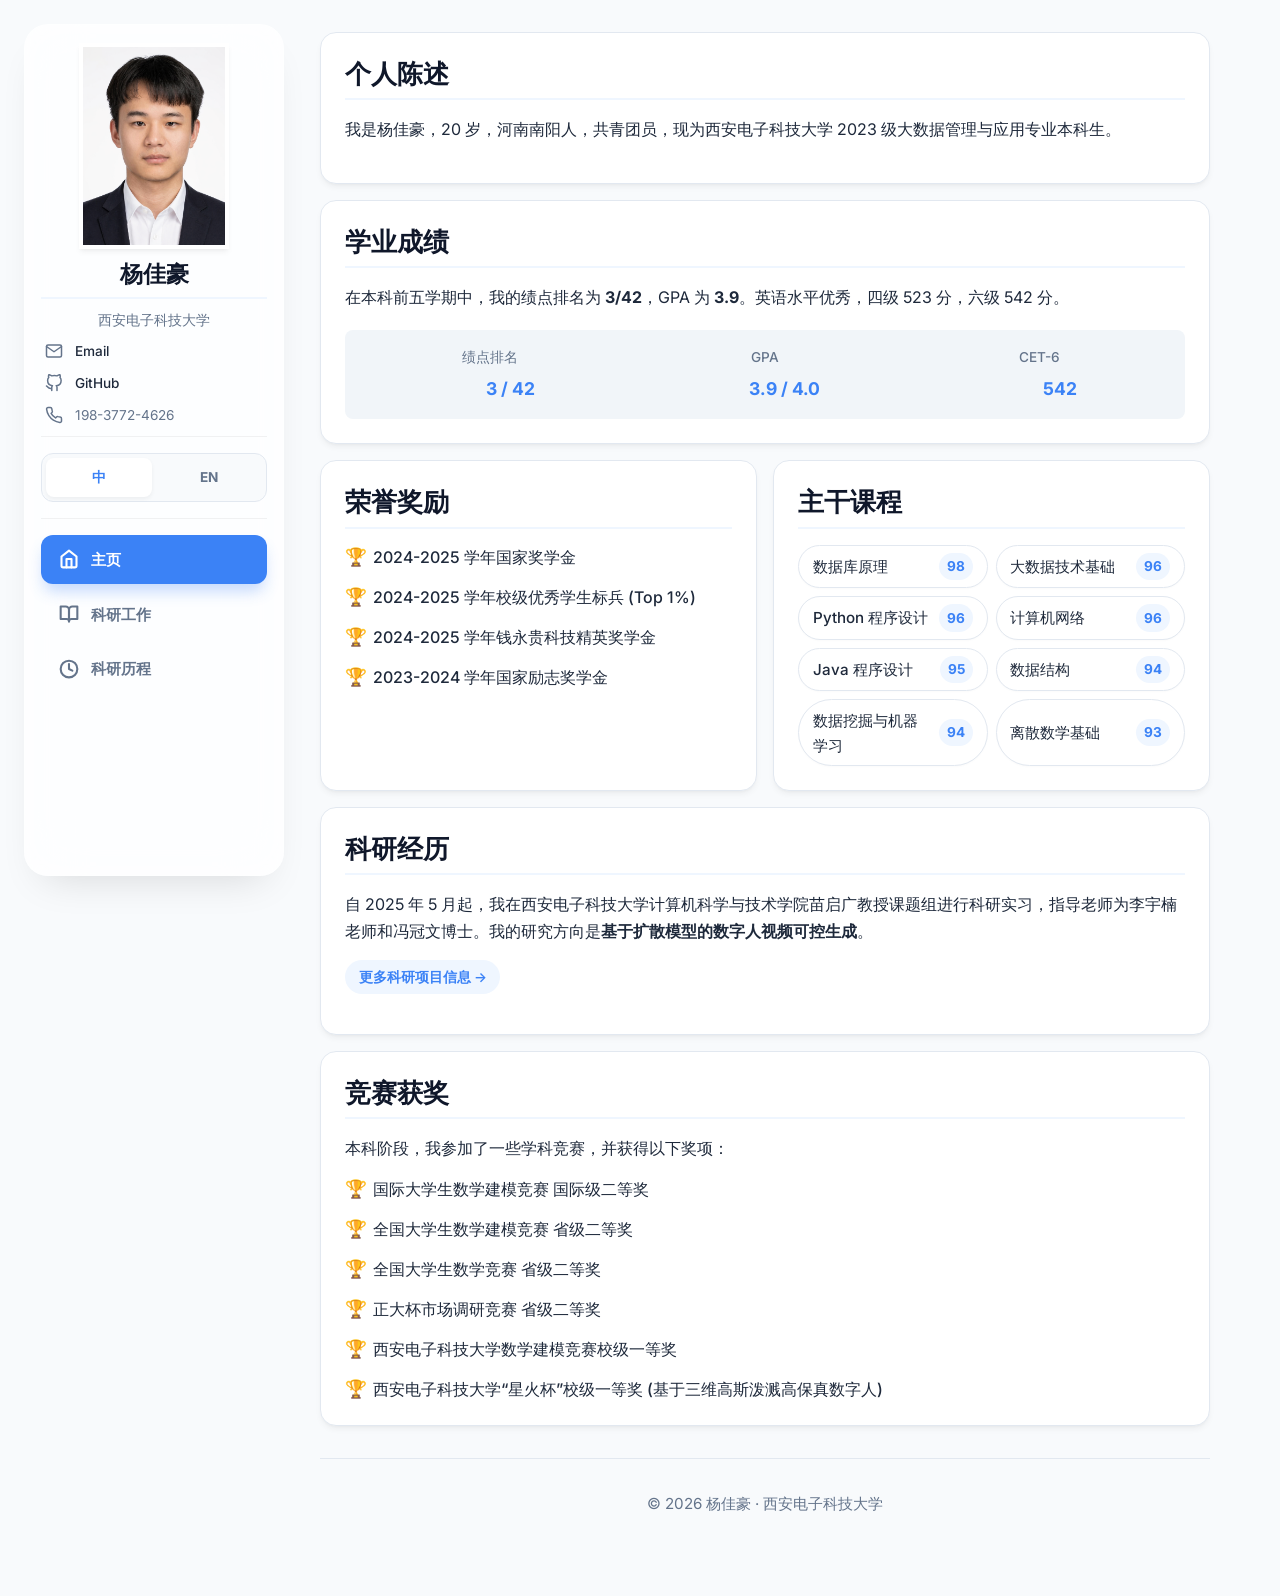
<file: index.html>
<!DOCTYPE html>
<html lang="zh-CN">

<head>
  <meta charset="UTF-8">
  <meta name="viewport" content="width=device-width, initial-scale=1.0">
  <meta name="description" content="杨佳豪 (Jiahao Yang) 的个人主页 - 西安电子科技大学本科生，研究方向：基于扩散模型的数字人视频可控生成。">
  <title>杨佳豪 (Jiahao Yang) | 个人主页</title>
  <link rel="icon" href="assets/images/favicon.ico" type="image/x-icon">
  <!-- Google Fonts -->
  <link rel="preconnect" href="https://fonts.googleapis.com">
  <link rel="preconnect" href="https://fonts.gstatic.com" crossorigin>
  <link href="https://fonts.googleapis.com/css2?family=Inter:wght@400;500;600;700;800&display=swap" rel="stylesheet">
  <link rel="stylesheet" href="assets/css/style.css?v=1.1">
</head>

<body>
  <div class="page">
    <header class="site-header">
      <nav class="navbar" aria-label="主导航">
        <div class="sidebar-profile">
          <div class="sidebar-photo">
            <img src="assets/images/my_photo.png" alt="杨佳豪 (Jiahao Yang)">
          </div>
          <h2 class="sidebar-name">
            <span lang="zh-CN">杨佳豪</span>
            <span lang="en">Jiahao Yang</span>
          </h2>
          <div class="sidebar-title">
            <span lang="zh-CN">西安电子科技大学</span>
            <span lang="en">XIDIAN University</span>
          </div>

          <ul class="sidebar-contact">
            <li>
              <svg viewBox="0 0 24 24" fill="none" stroke="currentColor" stroke-width="2" stroke-linecap="round"
                stroke-linejoin="round">
                <path d="M4 4h16c1.1 0 2 .9 2 2v12c0 1.1-.9 2-2 2H4c-1.1 0-2-.9-2-2V6c0-1.1.9-2 2-2z"></path>
                <polyline points="22,6 12,13 2,6"></polyline>
              </svg>
              <a href="mailto:jhyang2369@stu.xidian.edu.cn">Email</a>
            </li>
            <li>
              <svg viewBox="0 0 24 24" fill="none" stroke="currentColor" stroke-width="2" stroke-linecap="round"
                stroke-linejoin="round">
                <path
                  d="M9 19c-5 1.5-5-2.5-7-3m14 6v-3.87a3.37 3.37 0 0 0-.94-2.61c3.14-.35 6.44-1.54 6.44-7A5.44 5.44 0 0 0 20 4.77 5.07 5.07 0 0 0 19.91 1S18.73.65 16 2.48a13.38 13.38 0 0 0-7 0C6.27.65 5.09 1 5.09 1A5.07 5.07 0 0 0 5 4.77a5.44 5.44 0 0 0-1.5 3.78c0 5.42 3.3 6.61 6.44 7A3.37 3.37 0 0 0 9 18.13V22">
                </path>
              </svg>
              <a href="https://github.com/Seeeeeeeeeeeea" target="_blank">GitHub</a>
            </li>
            <li>
              <svg viewBox="0 0 24 24" fill="none" stroke="currentColor" stroke-width="2" stroke-linecap="round"
                stroke-linejoin="round">
                <path
                  d="M22 16.92v3a2 2 0 0 1-2.18 2 19.79 19.79 0 0 1-8.63-3.07 19.5 19.5 0 0 1-6-6 19.79 19.79 0 0 1-3.07-8.67A2 2 0 0 1 4.11 2h3a2 2 0 0 1 2 1.72 12.81 12.81 0 0 0 .62 2.81 2 2 0 0 1-.45 2.11L8.09 9.91a16 16 0 0 0 6 6l1.27-1.27a2 2 0 0 1 2.11-.45 12.84 12.84 0 0 0 2.81.62A2 2 0 0 1 22 16.92z">
                </path>
              </svg>
              <span>198-3772-4626</span>
            </li>
          </ul>

          <div class="lang-toggle-wrapper">
            <div class="lang-toggle">
              <div class="lang-option active" data-lang="zh-CN">中</div>
              <div class="lang-option" data-lang="en">EN</div>
            </div>
          </div>
        </div>

        <button class="nav-toggle" type="button" aria-expanded="false" aria-controls="primary-menu">
          <span class="sr-only">Toggle menu</span>
          <span class="nav-toggle-line"></span>
          <span class="nav-toggle-line"></span>
          <span class="nav-toggle-line"></span>
        </button>

        <ul class="nav-menu" id="primary-menu">
          <li>
            <a href="index.html" aria-current="page">
              <svg viewBox="0 0 24 24" fill="none" stroke="currentColor" stroke-width="2" stroke-linecap="round"
                stroke-linejoin="round">
                <path d="M3 9l9-7 9 7v11a2 2 0 0 1-2 2H5a2 2 0 0 1-2-2z"></path>
                <polyline points="9 22 9 12 15 12 15 22"></polyline>
              </svg>
              <span lang="zh-CN">主页</span><span lang="en">Home</span>
            </a>
          </li>
          <li>
            <a href="research.html">
              <svg viewBox="0 0 24 24" fill="none" stroke="currentColor" stroke-width="2" stroke-linecap="round"
                stroke-linejoin="round">
                <path d="M2 3h6a4 4 0 0 1 4 4v14a3 3 0 0 0-3-3H2z"></path>
                <path d="M22 3h-6a4 4 0 0 0-4 4v14a3 3 0 0 1 3-3h7z"></path>
              </svg>
              <span lang="zh-CN">科研工作</span><span lang="en">Research</span>
            </a>
          </li>
          <li>
            <a href="journey.html">
              <svg viewBox="0 0 24 24" fill="none" stroke="currentColor" stroke-width="2" stroke-linecap="round"
                stroke-linejoin="round">
                <circle cx="12" cy="12" r="10"></circle>
                <polyline points="12 6 12 12 16 14"></polyline>
              </svg>
              <span lang="zh-CN">科研历程</span><span lang="en">Journey</span>
            </a>
          </li>
        </ul>
      </nav>
    </header>

    <main>
      <!-- Statement / Intro -->
      <section class="card">
        <h2 lang="zh-CN">个人陈述</h2>
        <h2 lang="en">Personal Statement</h2>

        <div lang="zh-CN">
          <p>我是杨佳豪，20 岁，河南南阳人，共青团员，现为西安电子科技大学 2023 级大数据管理与应用专业本科生。</p>
        </div>
        <div lang="en">
          <p>I am Jiahao Yang, a 20-year-old student from Nanyang, Henan, and a proud member of the Communist Youth
            League. I am currently an undergraduate student in the Class of 2023, majoring in Big Data Management and
            Application at XIDIAN University.</p>
        </div>
      </section>

      <!-- Academic Performance -->
      <section class="card">
        <h2 lang="zh-CN">学业成绩</h2>
        <h2 lang="en">Academic Performance</h2>

        <div lang="zh-CN">
          <p>在本科前五学期中，我的绩点排名为 <strong>3/42</strong>，GPA 为 <strong>3.9</strong>。英语水平优秀，四级 523 分，六级 542 分。</p>
        </div>
        <div lang="en">
          <p>During my first five semesters, I ranked <strong>3rd out of 42</strong> students in my major, with a GPA of
            <strong>3.9</strong>. I have demonstrated strong English proficiency with scores of 523 in CET-4 and 542 in
            CET-6.
          </p>
        </div>

        <dl class="metric-list">
          <div>
            <dt lang="zh-CN">绩点排名</dt>
            <dt lang="en">Ranking</dt>
            <dd>3 / 42</dd>
          </div>
          <div>
            <dt lang="zh-CN">GPA</dt>
            <dt lang="en">GPA</dt>
            <dd>3.9 / 4.0</dd>
          </div>
          <div>
            <dt lang="zh-CN">CET-6</dt>
            <dt lang="en">CET-6</dt>
            <dd>542</dd>
          </div>
        </dl>
      </section>

      <div class="grid-layout">
        <!-- Honors -->
        <section class="card">
          <h2 lang="zh-CN">荣誉奖励</h2>
          <h2 lang="en">Honors & Awards</h2>
          <ul class="icon-list">
            <li>
              <span lang="zh-CN">2024-2025 学年国家奖学金</span>
              <span lang="en">National Scholarship (2024-2025)</span>
            </li>
            <li>
              <span lang="zh-CN">2024-2025 学年校级优秀学生标兵 (Top 1%)</span>
              <span lang="en">Outstanding Student Exemplar (Top 1%, 2024-2025)</span>
            </li>
            <li>
              <span lang="zh-CN">2024-2025 学年钱永贵科技精英奖学金</span>
              <span lang="en">Qian Yonggui Science & Tech Elite Scholarship</span>
            </li>
            <li>
              <span lang="zh-CN">2023-2024 学年国家励志奖学金</span>
              <span lang="en">National Encouragement Scholarship (2023-2024)</span>
            </li>
          </ul>
        </section>

        <!-- Courses -->
        <section class="card">
          <h2 lang="zh-CN">主干课程</h2>
          <h2 lang="en">Core Courses</h2>
          <ul class="highlight-tags" style="display: grid; grid-template-columns: 1fr 1fr; gap: 0.5rem;">
            <li><span lang="zh-CN">数据库原理</span><span lang="en">Principles of Database Systems</span> <span
                class="score">98</span></li>
            <li><span lang="zh-CN">大数据技术基础</span><span lang="en">Fundamentals of Big Data Technology</span> <span
                class="score">96</span></li>
            <li><span lang="zh-CN">Python 程序设计</span><span lang="en">Python Programming</span> <span
                class="score">96</span></li>
            <li><span lang="zh-CN">计算机网络</span><span lang="en">Computer Networks</span> <span class="score">96</span>
            </li>
            <li><span lang="zh-CN">Java 程序设计</span><span lang="en">Java Programming</span> <span class="score">95</span>
            </li>
            <li><span lang="zh-CN">数据结构</span><span lang="en">Data Structures</span> <span class="score">94</span></li>
            <li><span lang="zh-CN">数据挖掘与机器学习</span><span lang="en">Data Mining and Machine Learning</span> <span
                class="score">94</span></li>
            <li><span lang="zh-CN">离散数学基础</span><span lang="en">Fundamentals of Discrete Mathematics</span> <span
                class="score">93</span></li>
          </ul>
        </section>
      </div>

      <!-- Research -->
      <section class="card">
        <h2 lang="zh-CN">科研经历</h2>
        <h2 lang="en">Research Experience</h2>
        <div lang="zh-CN">
          <p>自 2025 年 5 月起，我在西安电子科技大学计算机科学与技术学院苗启广教授课题组进行科研实习，指导老师为李宇楠老师和冯冠文博士。我的研究方向是<strong>基于扩散模型的数字人视频可控生成</strong>。
          </p>
          <a href="research.html" class="badge">更多科研项目信息 →</a>
        </div>
        <div lang="en">
          <p>Since May 2025, I have been conducting research as an intern in Professor Qiguang Miao's research group at
            the School of Computer Science and Technology, XIDIAN University. Under the guidance of Assoc. Prof. Yunan Li and Dr.
            Guanwen Feng, my research focuses on <strong>controllable digital human video generation based on diffusion
              models</strong>.</p>
          <a href="research.html" class="badge">More Research Projects →</a>
        </div>
      </section>

      <!-- Competitions -->
      <section class="card">
        <h2 lang="zh-CN">竞赛获奖</h2>
        <h2 lang="en">Competitions</h2>
        <div lang="zh-CN">
          <p>本科阶段，我参加了一些学科竞赛，并获得以下奖项：</p>
        </div>
        <div lang="en">
          <p>During my undergraduate studies, I have participated in several academic competitions and received the
            following awards:</p>
        </div>
        <ul class="icon-list">
          <li>
            <span lang="zh-CN">国际大学生数学建模竞赛 国际级二等奖</span>
            <span lang="en">MCM/ICM - Honorable Mention</span>
          </li>
          <li>
            <span lang="zh-CN">全国大学生数学建模竞赛 省级二等奖</span>
            <span lang="en">CUMCM - Second Prize (Provincial)</span>
          </li>
          <li>
            <span lang="zh-CN">全国大学生数学竞赛 省级二等奖</span>
            <span lang="en">National Undergraduate Mathematics Competition - Second Prize (Provincial)</span>
          </li>
          <li>
            <span lang="zh-CN">正大杯市场调研竞赛 省级二等奖</span>
            <span lang="en">"Zhengda Cup" Market Research Competition - Second Prize (Provincial)</span>
          </li>
          <li>
            <span lang="zh-CN">西安电子科技大学数学建模竞赛校级一等奖</span>
            <span lang="en">XIDIAN University Mathematical Modeling Contest - First Prize</span>
          </li>
          <li>
            <span lang="zh-CN">西安电子科技大学“星火杯”校级一等奖 (基于三维高斯泼溅高保真数字人)</span>
            <span lang="en">XIDIAN University "Spark Cup" - First Prize (High-fidelity Digital Human based on
              3DGS)</span>
          </li>
        </ul>
      </section>
    </main>

    <footer class="site-footer">
      <p>&copy; <span id="current-year">2026</span> 
        <span lang="zh-CN">杨佳豪 · 西安电子科技大学</span>
        <span lang="en">Jiahao Yang · XIDIAN University</span>
      </p>
    </footer>
  </div>

  <script src="assets/js/main.js"></script>
</body>

</html>
</file>
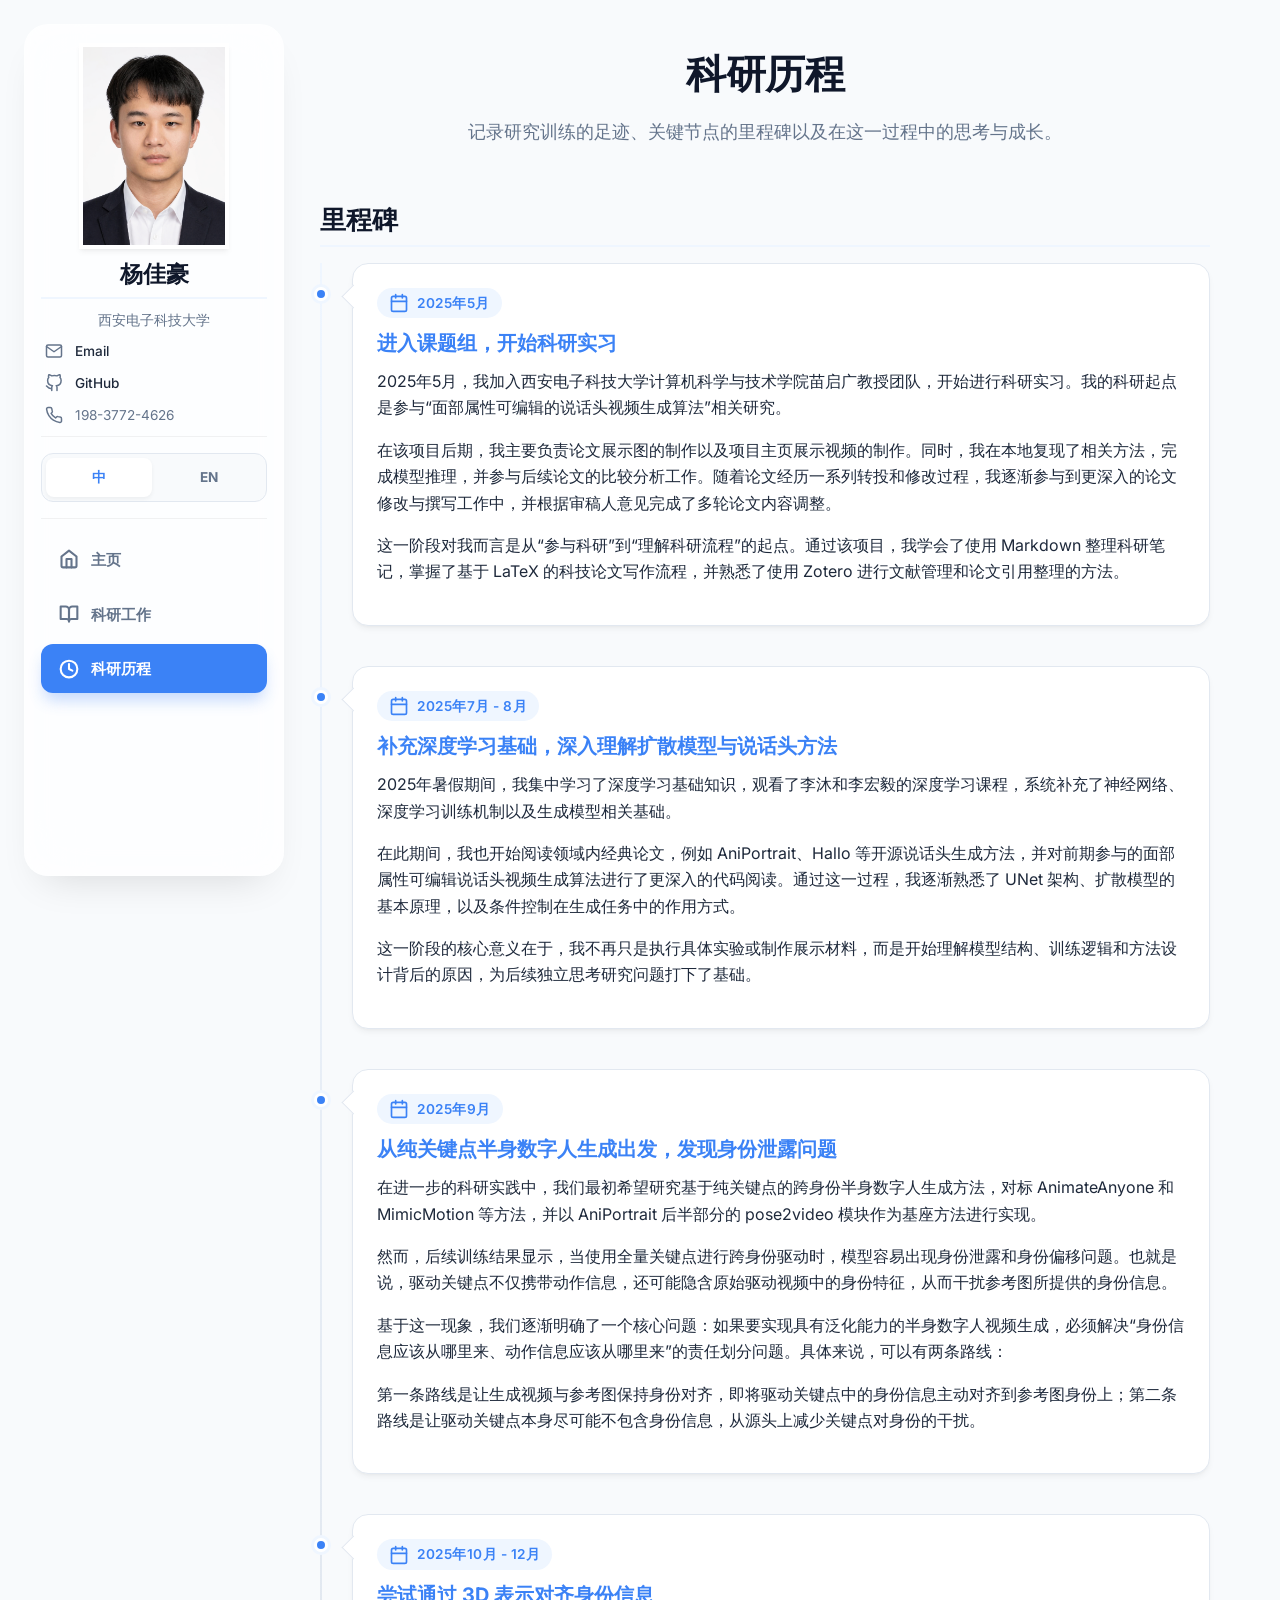
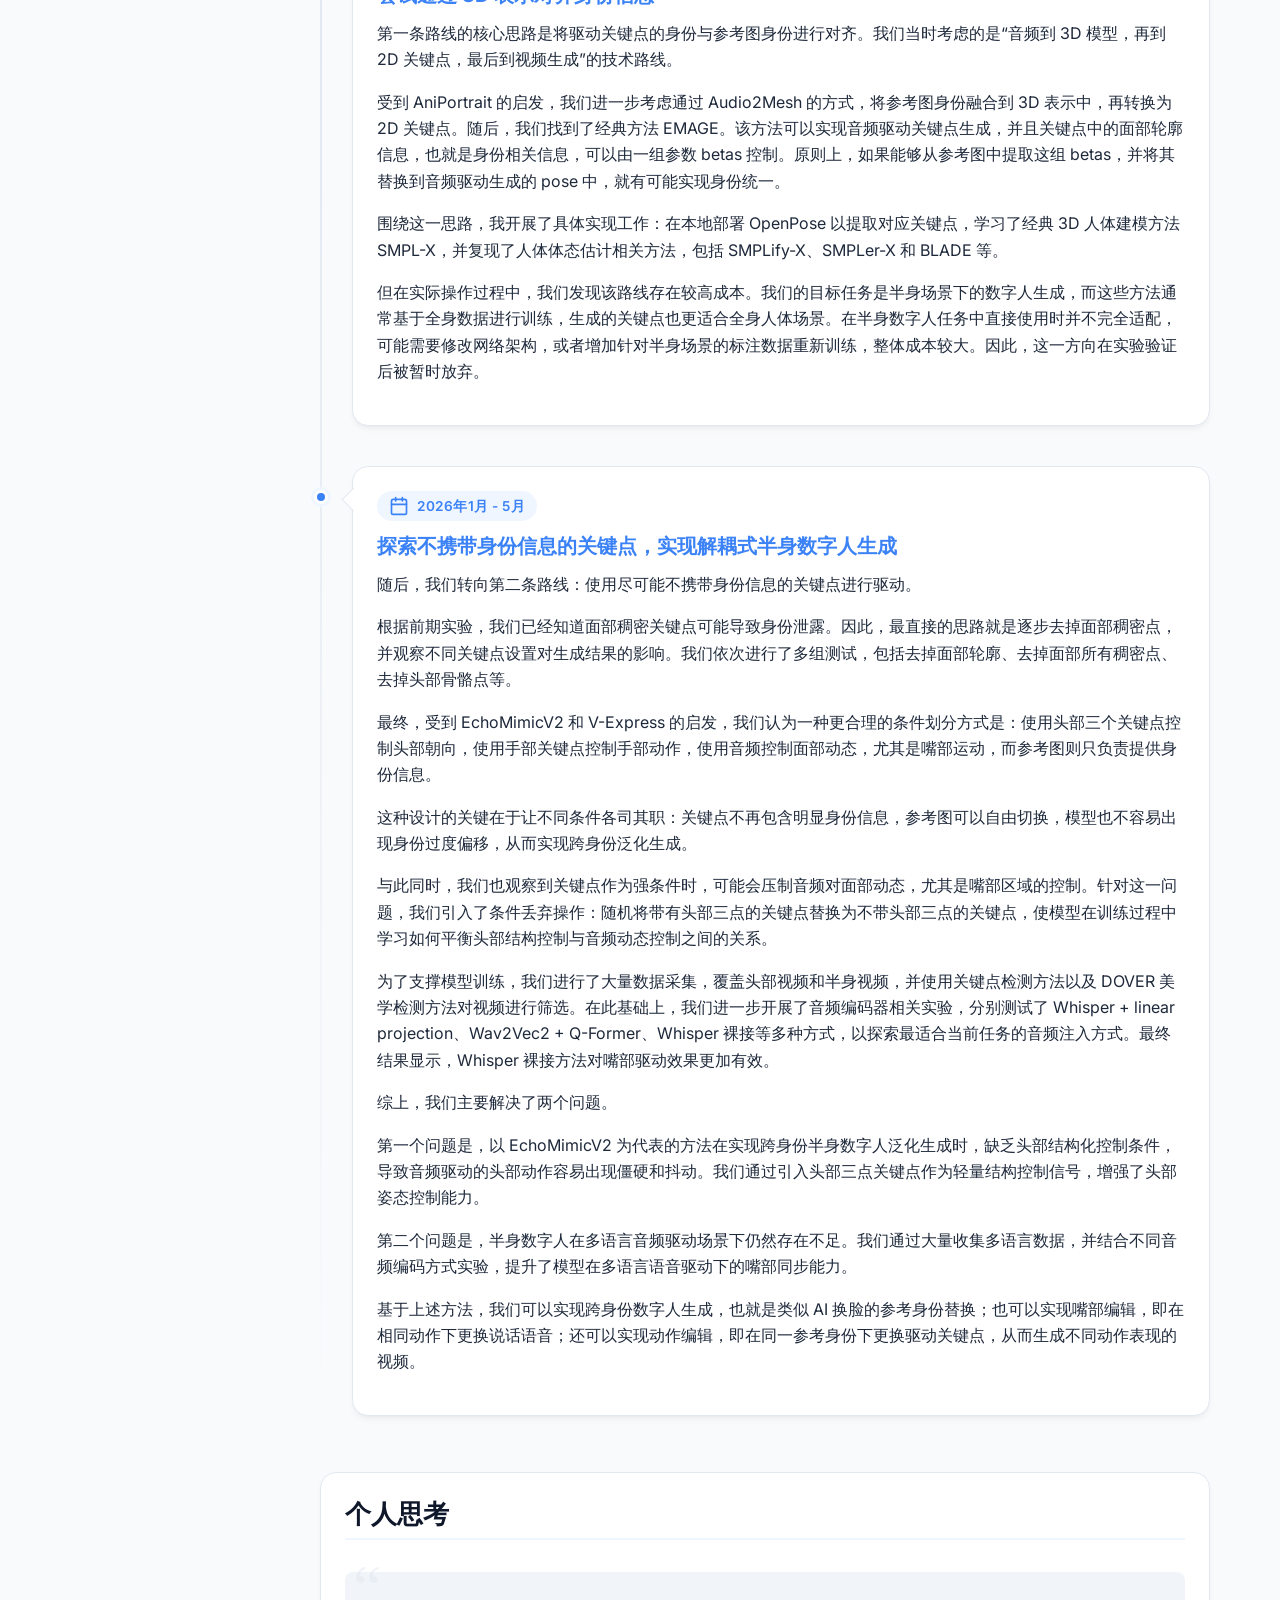
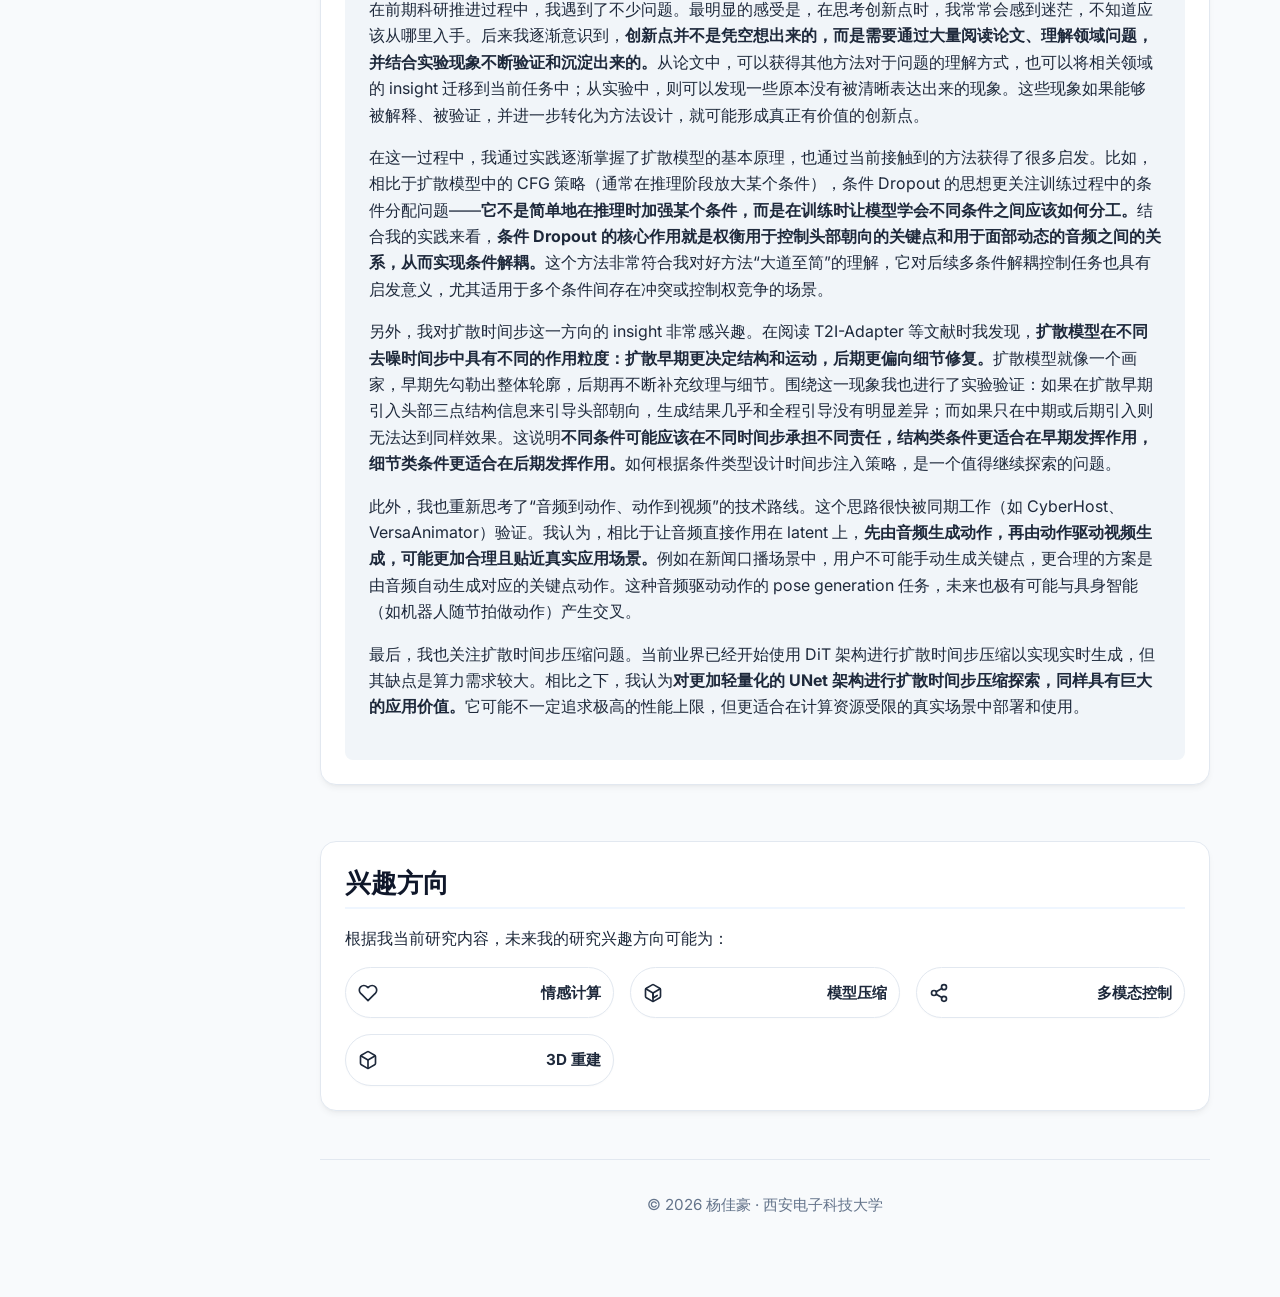
<file: journey.html>
<!DOCTYPE html>
<html lang="zh-CN">
<head>
  <meta charset="UTF-8">
  <meta name="viewport" content="width=device-width, initial-scale=1.0">
  <meta name="description" content="杨佳豪的科研历程与思考。">
  <title>杨佳豪 | 科研历程 (Journey)</title>
  <link rel="icon" href="assets/images/favicon.ico" type="image/x-icon">
  <!-- Google Fonts -->
  <link rel="preconnect" href="https://fonts.googleapis.com">
  <link rel="preconnect" href="https://fonts.gstatic.com" crossorigin>
  <link href="https://fonts.googleapis.com/css2?family=Inter:wght@400;500;600;700;800&display=swap" rel="stylesheet">
  <link rel="stylesheet" href="assets/css/style.css?v=1.1">
  <!-- 移动端排版优化补丁 -->
  <style>
    @media (max-width: 768px) {
      /* 缩小手机端的卡片内外边距 */
      .card { 
        padding: 1.25rem 1rem !important; 
      }
      .timeline-content {
        padding: 1.25rem 1rem !important;
      }
    }
  </style>
</head>
<body>
  <div class="page">
    <header class="site-header">
      <nav class="navbar" aria-label="主导航">
        <div class="sidebar-profile">
          <div class="sidebar-photo">
            <img src="assets/images/my_photo.png" alt="杨佳豪 (Jiahao Yang)">
          </div>
          <h2 class="sidebar-name">
            <span lang="zh-CN">杨佳豪</span>
            <span lang="en">Jiahao Yang</span>
          </h2>
          <div class="sidebar-title">
            <span lang="zh-CN">西安电子科技大学</span>
            <span lang="en">XIDIAN University</span>
          </div>
          
          <ul class="sidebar-contact">
            <li>
              <svg viewBox="0 0 24 24" fill="none" stroke="currentColor" stroke-width="2" stroke-linecap="round" stroke-linejoin="round"><path d="M4 4h16c1.1 0 2 .9 2 2v12c0 1.1-.9 2-2 2H4c-1.1 0-2-.9-2-2V6c0-1.1.9-2 2-2z"></path><polyline points="22,6 12,13 2,6"></polyline></svg>
              <a href="mailto:jhyang2369@stu.xidian.edu.cn">Email</a>
            </li>
            <li>
              <svg viewBox="0 0 24 24" fill="none" stroke="currentColor" stroke-width="2" stroke-linecap="round" stroke-linejoin="round"><path d="M9 19c-5 1.5-5-2.5-7-3m14 6v-3.87a3.37 3.37 0 0 0-.94-2.61c3.14-.35 6.44-1.54 6.44-7A5.44 5.44 0 0 0 20 4.77 5.07 5.07 0 0 0 19.91 1S18.73.65 16 2.48a13.38 13.38 0 0 0-7 0C6.27.65 5.09 1 5.09 1A5.07 5.07 0 0 0 5 4.77a5.44 5.44 0 0 0-1.5 3.78c0 5.42 3.3 6.61 6.44 7A3.37 3.37 0 0 0 9 18.13V22"></path></svg>
              <a href="https://github.com/Seeeeeeeeeeeea" target="_blank">GitHub</a>
            </li>
            <li>
              <svg viewBox="0 0 24 24" fill="none" stroke="currentColor" stroke-width="2" stroke-linecap="round" stroke-linejoin="round"><path d="M22 16.92v3a2 2 0 0 1-2.18 2 19.79 19.79 0 0 1-8.63-3.07 19.5 19.5 0 0 1-6-6 19.79 19.79 0 0 1-3.07-8.67A2 2 0 0 1 4.11 2h3a2 2 0 0 1 2 1.72 12.81 12.81 0 0 0 .62 2.81 2 2 0 0 1-.45 2.11L8.09 9.91a16 16 0 0 0 6 6l1.27-1.27a2 2 0 0 1 2.11-.45 12.84 12.84 0 0 0 2.81.62A2 2 0 0 1 22 16.92z"></path></svg>
              <span>198-3772-4626</span>
            </li>
          </ul>

          <div class="lang-toggle-wrapper">
            <div class="lang-toggle">
              <div class="lang-option active" data-lang="zh-CN">中</div>
              <div class="lang-option" data-lang="en">EN</div>
            </div>
          </div>
        </div>

        <button class="nav-toggle" type="button" aria-expanded="false" aria-controls="primary-menu">
          <span class="sr-only">Toggle menu</span>
          <span class="nav-toggle-line"></span>
          <span class="nav-toggle-line"></span>
          <span class="nav-toggle-line"></span>
        </button>

        <ul class="nav-menu" id="primary-menu">
          <li>
            <a href="index.html">
              <svg viewBox="0 0 24 24" fill="none" stroke="currentColor" stroke-width="2" stroke-linecap="round" stroke-linejoin="round"><path d="M3 9l9-7 9 7v11a2 2 0 0 1-2 2H5a2 2 0 0 1-2-2z"></path><polyline points="9 22 9 12 15 12 15 22"></polyline></svg>
              <span lang="zh-CN">主页</span><span lang="en">Home</span>
            </a>
          </li>
          <li>
            <a href="research.html">
              <svg viewBox="0 0 24 24" fill="none" stroke="currentColor" stroke-width="2" stroke-linecap="round" stroke-linejoin="round"><path d="M2 3h6a4 4 0 0 1 4 4v14a3 3 0 0 0-3-3H2z"></path><path d="M22 3h-6a4 4 0 0 0-4 4v14a3 3 0 0 1 3-3h7z"></path></svg>
              <span lang="zh-CN">科研工作</span><span lang="en">Research</span>
            </a>
          </li>
          <li>
            <a href="journey.html" aria-current="page">
              <svg viewBox="0 0 24 24" fill="none" stroke="currentColor" stroke-width="2" stroke-linecap="round" stroke-linejoin="round"><circle cx="12" cy="12" r="10"></circle><polyline points="12 6 12 12 16 14"></polyline></svg>
              <span lang="zh-CN">科研历程</span><span lang="en">Journey</span>
            </a>
          </li>
        </ul>
      </nav>
    </header>

    <main>
      <section class="page-title">
        <h1 lang="zh-CN">科研历程</h1>
        <h1 lang="en">Research Journey</h1>
        <p lang="zh-CN">记录研究训练的足迹、关键节点的里程碑以及在这一过程中的思考与成长。</p>
        <p lang="en">Recording the footprints of research training, milestones of key nodes, and reflection/growth along the way.</p>
      </section>

      <div class="journey-container">
        
        <!-- Timeline Section -->
        <section class="timeline-section" style="width: 100%;">
          <h2 lang="zh-CN">里程碑</h2>
          <h2 lang="en">Milestones</h2>
          <div class="timeline">
            
            <!-- Item 1 -->
            <div class="timeline-item">
              <div class="timeline-marker"></div>
              <div class="timeline-content card hover-card">
                <time>
                  <svg viewBox="0 0 24 24" fill="none" stroke="currentColor" stroke-width="2" stroke-linecap="round" stroke-linejoin="round"><rect x="3" y="4" width="18" height="18" rx="2" ry="2"></rect><line x1="16" y1="2" x2="16" y2="6"></line><line x1="8" y1="2" x2="8" y2="6"></line><line x1="3" y1="10" x2="21" y2="10"></line></svg>
                  <span lang="zh-CN">2025年5月</span>
                  <span lang="en">May 2025</span>
                </time>
                <h3 lang="zh-CN">进入课题组，开始科研实习</h3>
                <h3 lang="en">Joined Research Group, Started Research Internship</h3>
                <div lang="zh-CN">
                  <p>2025年5月，我加入西安电子科技大学计算机科学与技术学院苗启广教授团队，开始进行科研实习。我的科研起点是参与“面部属性可编辑的说话头视频生成算法”相关研究。</p>
                  <p>在该项目后期，我主要负责论文展示图的制作以及项目主页展示视频的制作。同时，我在本地复现了相关方法，完成模型推理，并参与后续论文的比较分析工作。随着论文经历一系列转投和修改过程，我逐渐参与到更深入的论文修改与撰写工作中，并根据审稿人意见完成了多轮论文内容调整。</p>
                  <p>这一阶段对我而言是从“参与科研”到“理解科研流程”的起点。通过该项目，我学会了使用 Markdown 整理科研笔记，掌握了基于 LaTeX 的科技论文写作流程，并熟悉了使用 Zotero 进行文献管理和论文引用整理的方法。</p>
                </div>
                <div lang="en">
                  <p>In May 2025, I joined Professor Qiguang Miao's team at the School of Computer Science and Technology, XIDIAN University, and began my research internship. My research started with participating in the study of "facial attribute-editable talking head video generation algorithms".</p>
                  <p>During the late stage of this project, I was primarily responsible for creating figures for the paper and the demo video for the project homepage. Meanwhile, I reproduced the relevant methods locally, completed model inference, and participated in the comparative analysis for the subsequent paper. As the paper went through a series of resubmissions and revisions, I gradually got involved in deeper paper revision and writing, and completed multiple rounds of content adjustments based on reviewers' comments.</p>
                  <p>For me, this stage was the starting point from "participating in research" to "understanding the research workflow". Through this project, I learned to use Markdown to organize research notes, mastered the LaTeX-based scientific paper writing process, and became familiar with using Zotero for literature management and citation organization.</p>
                </div>
              </div>
            </div>

            <!-- Item 2 -->
            <div class="timeline-item">
              <div class="timeline-marker"></div>
              <div class="timeline-content card hover-card">
                <time>
                  <svg viewBox="0 0 24 24" fill="none" stroke="currentColor" stroke-width="2" stroke-linecap="round" stroke-linejoin="round"><rect x="3" y="4" width="18" height="18" rx="2" ry="2"></rect><line x1="16" y1="2" x2="16" y2="6"></line><line x1="8" y1="2" x2="8" y2="6"></line><line x1="3" y1="10" x2="21" y2="10"></line></svg>
                  <span lang="zh-CN">2025年7月 - 8月</span>
                  <span lang="en">Jul - Aug 2025</span>
                </time>
                <h3 lang="zh-CN">补充深度学习基础，深入理解扩散模型与说话头方法</h3>
                <h3 lang="en">Supplemented Deep Learning Basics, Deeply Understood Diffusion Models and Talking Head Methods</h3>
                <div lang="zh-CN">
                  <p>2025年暑假期间，我集中学习了深度学习基础知识，观看了李沐和李宏毅的深度学习课程，系统补充了神经网络、深度学习训练机制以及生成模型相关基础。</p>
                  <p>在此期间，我也开始阅读领域内经典论文，例如 AniPortrait、Hallo 等开源说话头生成方法，并对前期参与的面部属性可编辑说话头视频生成算法进行了更深入的代码阅读。通过这一过程，我逐渐熟悉了 UNet 架构、扩散模型的基本原理，以及条件控制在生成任务中的作用方式。</p>
                  <p>这一阶段的核心意义在于，我不再只是执行具体实验或制作展示材料，而是开始理解模型结构、训练逻辑和方法设计背后的原因，为后续独立思考研究问题打下了基础。</p>
                </div>
                <div lang="en">
                  <p>During the summer vacation of 2025, I intensively studied the basics of deep learning. I watched the deep learning courses by Mu Li and Hung-yi Lee, systematically supplementing my knowledge of neural networks, deep learning training mechanisms, and generative models.</p>
                  <p>During this period, I also began reading classic papers in the field, such as open-source talking head generation methods like AniPortrait and Hallo, and deeply read the code of the facial attribute-editable talking head video generation algorithm I previously participated in. Through this process, I gradually became familiar with the UNet architecture, the basic principles of diffusion models, and how conditional control works in generative tasks.</p>
                  <p>The core significance of this stage is that I am no longer just executing specific experiments or making presentation materials, but began to understand the model structure, training logic, and the reasons behind method design, laying a foundation for independently thinking about research problems later.</p>
                </div>
              </div>
            </div>

            <!-- Item 3 -->
            <div class="timeline-item">
              <div class="timeline-marker"></div>
              <div class="timeline-content card hover-card">
                <time>
                  <svg viewBox="0 0 24 24" fill="none" stroke="currentColor" stroke-width="2" stroke-linecap="round" stroke-linejoin="round"><rect x="3" y="4" width="18" height="18" rx="2" ry="2"></rect><line x1="16" y1="2" x2="16" y2="6"></line><line x1="8" y1="2" x2="8" y2="6"></line><line x1="3" y1="10" x2="21" y2="10"></line></svg>
                  <span lang="zh-CN">2025年9月</span>
                  <span lang="en">Sept 2025</span>
                </time>
                <h3 lang="zh-CN">从纯关键点半身数字人生成出发，发现身份泄露问题</h3>
                <h3 lang="en">Started from Pure Keypoint-based Half-body Generation, Discovered the Identity Leakage Problem</h3>
                <div lang="zh-CN">
                  <p>在进一步的科研实践中，我们最初希望研究基于纯关键点的跨身份半身数字人生成方法，对标 AnimateAnyone 和 MimicMotion 等方法，并以 AniPortrait 后半部分的 pose2video 模块作为基座方法进行实现。</p>
                  <p>然而，后续训练结果显示，当使用全量关键点进行跨身份驱动时，模型容易出现身份泄露和身份偏移问题。也就是说，驱动关键点不仅携带动作信息，还可能隐含原始驱动视频中的身份特征，从而干扰参考图所提供的身份信息。</p>
                  <p>基于这一现象，我们逐渐明确了一个核心问题：如果要实现具有泛化能力的半身数字人视频生成，必须解决“身份信息应该从哪里来、动作信息应该从哪里来”的责任划分问题。具体来说，可以有两条路线：</p>
                  <p>第一条路线是让生成视频与参考图保持身份对齐，即将驱动关键点中的身份信息主动对齐到参考图身份上；第二条路线是让驱动关键点本身尽可能不包含身份信息，从源头上减少关键点对身份的干扰。</p>
                </div>
                <div lang="en">
                  <p>In further research practice, we initially hoped to study cross-identity half-body digital human generation methods based purely on keypoints, benchmarking against methods like AnimateAnyone and MimicMotion, and implemented it using the pose2video module in the second half of AniPortrait as the base method.</p>
                  <p>However, subsequent training results showed that when using full keypoints for cross-identity driving, the model is prone to identity leakage and identity shift problems. That is to say, the driving keypoints not only carry motion information but also may imply the identity features from the original driving video, thereby interfering with the identity information provided by the reference image.</p>
                  <p>Based on this phenomenon, we gradually clarified a core problem: if we want to achieve half-body digital human video generation with generalization capabilities, we must solve the responsibility division problem of "where the identity information should come from and where the motion information should come from". Specifically, there can be two routes:</p>
                  <p>The first route is to keep the generated video aligned with the reference image's identity, that is, actively align the identity information in the driving keypoints to the reference image's identity; the second route is to make the driving keypoints themselves contain as little identity information as possible, reducing the interference of keypoints on identity from the source.</p>
                </div>
              </div>
            </div>

            <!-- Item 4 -->
            <div class="timeline-item">
              <div class="timeline-marker"></div>
              <div class="timeline-content card hover-card">
                <time>
                  <svg viewBox="0 0 24 24" fill="none" stroke="currentColor" stroke-width="2" stroke-linecap="round" stroke-linejoin="round"><rect x="3" y="4" width="18" height="18" rx="2" ry="2"></rect><line x1="16" y1="2" x2="16" y2="6"></line><line x1="8" y1="2" x2="8" y2="6"></line><line x1="3" y1="10" x2="21" y2="10"></line></svg>
                  <span lang="zh-CN">2025年10月 - 12月</span>
                  <span lang="en">Oct - Dec 2025</span>
                </time>
                <h3 lang="zh-CN">尝试通过 3D 表示对齐身份信息</h3>
                <h3 lang="en">Attempted to Align Identity Information via 3D Representations</h3>
                <div lang="zh-CN">
                  <p>第一条路线的核心思路是将驱动关键点的身份与参考图身份进行对齐。我们当时考虑的是“音频到 3D 模型，再到 2D 关键点，最后到视频生成”的技术路线。</p>
                  <p>受到 AniPortrait 的启发，我们进一步考虑通过 Audio2Mesh 的方式，将参考图身份融合到 3D 表示中，再转换为 2D 关键点。随后，我们找到了经典方法 EMAGE。该方法可以实现音频驱动关键点生成，并且关键点中的面部轮廓信息，也就是身份相关信息，可以由一组参数 betas 控制。原则上，如果能够从参考图中提取这组 betas，并将其替换到音频驱动生成的 pose 中，就有可能实现身份统一。</p>
                  <p>围绕这一思路，我开展了具体实现工作：在本地部署 OpenPose 以提取对应关键点，学习了经典 3D 人体建模方法 SMPL-X，并复现了人体体态估计相关方法，包括 SMPLify-X、SMPLer-X 和 BLADE 等。</p>
                  <p>但在实际操作过程中，我们发现该路线存在较高成本。我们的目标任务是半身场景下的数字人生成，而这些方法通常基于全身数据进行训练，生成的关键点也更适合全身人体场景。在半身数字人任务中直接使用时并不完全适配，可能需要修改网络架构，或者增加针对半身场景的标注数据重新训练，整体成本较大。因此，这一方向在实验验证后被暂时放弃。</p>
                </div>
                <div lang="en">
                  <p>The core idea of the first route is to align the identity of the driving keypoints with the reference image's identity. At that time, we considered the technical route of "audio to 3D model, then to 2D keypoints, and finally to video generation".</p>
                  <p>Inspired by AniPortrait, we further considered integrating the reference image's identity into a 3D representation via an Audio2Mesh approach, and then converting it to 2D keypoints. Subsequently, we found the classic method EMAGE. This method can generate audio-driven keypoints, and the facial contour information in the keypoints, which is identity-related information, can be controlled by a set of parameters called betas. In principle, if we could extract this set of betas from the reference image and replace it into the pose generated by audio drive, it might be possible to achieve identity unification.</p>
                  <p>Around this idea, I carried out specific implementation work: deployed OpenPose locally to extract corresponding keypoints, learned the classic 3D human modeling method SMPL-X, and reproduced human body estimation-related methods, including SMPLify-X, SMPLer-X, and BLADE.</p>
                  <p>But in actual operation, we found that this route has a relatively high cost. Our target task is digital human generation in half-body scenarios, while these methods are typically trained based on full-body data, and the generated keypoints are also more suitable for full-body human scenarios. They are not perfectly adaptable when used directly in half-body digital human tasks, potentially requiring modifying the network architecture or adding annotation data for half-body scenarios to retrain, which overall costs a lot. Therefore, this direction was temporarily abandoned after experimental verification.</p>
                </div>
              </div>
            </div>

            <!-- Item 5 -->
            <div class="timeline-item">
              <div class="timeline-marker"></div>
              <div class="timeline-content card hover-card">
                <time>
                  <svg viewBox="0 0 24 24" fill="none" stroke="currentColor" stroke-width="2" stroke-linecap="round" stroke-linejoin="round"><rect x="3" y="4" width="18" height="18" rx="2" ry="2"></rect><line x1="16" y1="2" x2="16" y2="6"></line><line x1="8" y1="2" x2="8" y2="6"></line><line x1="3" y1="10" x2="21" y2="10"></line></svg>
                  <span lang="zh-CN">2026年1月 - 5月</span>
                  <span lang="en">Jan - May 2026</span>
                </time>
                <h3 lang="zh-CN">探索不携带身份信息的关键点，实现解耦式半身数字人生成</h3>
                <h3 lang="en">Explored Identity-Free Keypoints, Achieved Decoupled Half-body Generation</h3>
                <div lang="zh-CN">
                  <p>随后，我们转向第二条路线：使用尽可能不携带身份信息的关键点进行驱动。</p>
                  <p>根据前期实验，我们已经知道面部稠密关键点可能导致身份泄露。因此，最直接的思路就是逐步去掉面部稠密点，并观察不同关键点设置对生成结果的影响。我们依次进行了多组测试，包括去掉面部轮廓、去掉面部所有稠密点、去掉头部骨骼点等。</p>
                  <p>最终，受到 EchoMimicV2 和 V-Express 的启发，我们认为一种更合理的条件划分方式是：使用头部三个关键点控制头部朝向，使用手部关键点控制手部动作，使用音频控制面部动态，尤其是嘴部运动，而参考图则只负责提供身份信息。</p>
                  <p>这种设计的关键在于让不同条件各司其职：关键点不再包含明显身份信息，参考图可以自由切换，模型也不容易出现身份过度偏移，从而实现跨身份泛化生成。</p>
                  <p>与此同时，我们也观察到关键点作为强条件时，可能会压制音频对面部动态，尤其是嘴部区域的控制。针对这一问题，我们引入了条件丢弃操作：随机将带有头部三点的关键点替换为不带头部三点的关键点，使模型在训练过程中学习如何平衡头部结构控制与音频动态控制之间的关系。</p>
                  <p>为了支撑模型训练，我们进行了大量数据采集，覆盖头部视频和半身视频，并使用关键点检测方法以及 DOVER 美学检测方法对视频进行筛选。在此基础上，我们进一步开展了音频编码器相关实验，分别测试了 Whisper + linear projection、Wav2Vec2 + Q-Former、Whisper 裸接等多种方式，以探索最适合当前任务的音频注入方式。最终结果显示，Whisper 裸接方法对嘴部驱动效果更加有效。</p>
                  <p>综上，我们主要解决了两个问题。</p>
                  <p>第一个问题是，以 EchoMimicV2 为代表的方法在实现跨身份半身数字人泛化生成时，缺乏头部结构化控制条件，导致音频驱动的头部动作容易出现僵硬和抖动。我们通过引入头部三点关键点作为轻量结构控制信号，增强了头部姿态控制能力。</p>
                  <p>第二个问题是，半身数字人在多语言音频驱动场景下仍然存在不足。我们通过大量收集多语言数据，并结合不同音频编码方式实验，提升了模型在多语言语音驱动下的嘴部同步能力。</p>
                  <p>基于上述方法，我们可以实现跨身份数字人生成，也就是类似 AI 换脸的参考身份替换；也可以实现嘴部编辑，即在相同动作下更换说话语音；还可以实现动作编辑，即在同一参考身份下更换驱动关键点，从而生成不同动作表现的视频。</p>
                </div>
                <div lang="en">
                  <p>Subsequently, we turned to the second route: driving with keypoints that carry as little identity information as possible.</p>
                  <p>According to preliminary experiments, we already knew that dense facial keypoints might lead to identity leakage. Therefore, the most direct idea is to gradually remove the dense facial points and observe the impact of different keypoint settings on the generation results. We sequentially conducted multiple sets of tests, including removing facial contours, removing all dense facial points, removing head skeleton points, etc.</p>
                  <p>Ultimately, inspired by EchoMimicV2 and V-Express, we believe a more reasonable conditional division is: using three head keypoints to control head orientation, hand keypoints to control hand motion, audio to control facial dynamics, especially mouth movements, while the reference image is only responsible for providing identity information.</p>
                  <p>The key to this design is to let different conditions perform their own duties: keypoints no longer contain obvious identity information, the reference image can be freely switched, and the model is less prone to excessive identity shift, thereby achieving cross-identity generalized generation.</p>
                  <p>At the same time, we also observed that when keypoints act as strong conditions, they might suppress the audio's control over facial dynamics, especially the mouth area. To address this problem, we introduced a condition dropout operation: randomly replacing keypoints with the three head points with keypoints without them, allowing the model to learn how to balance the relationship between head structure control and audio dynamic control during the training process.</p>
                  <p>To support model training, we conducted a massive amount of data collection, covering head videos and half-body videos, and used keypoint detection methods and the DOVER aesthetic detection method to filter the videos. On this basis, we further carried out audio encoder-related experiments, respectively testing various methods such as Whisper + linear projection, Wav2Vec2 + Q-Former, and bare Whisper, to explore the most suitable audio injection method for the current task. The final results showed that the bare Whisper method is more effective for mouth driving.</p>
                  <p>In summary, we mainly solved two problems.</p>
                  <p>The first problem is that methods represented by EchoMimicV2 lack structured head control conditions when achieving cross-identity half-body digital human generalized generation, leading to stiff and jittery head movements driven by audio. By introducing three head keypoints as a lightweight structural control signal, we enhanced the head pose control capability.</p>
                  <p>The second problem is that half-body digital humans still have deficiencies in multilingual audio-driven scenarios. By collecting a large amount of multilingual data and experimenting with different audio encoding methods, we improved the model's mouth synchronization capability under multilingual speech driving.</p>
                  <p>Based on the above methods, we can achieve cross-identity digital human generation, which is similar to reference identity replacement in AI face swapping; we can also achieve mouth editing, replacing speaking voice under the same motion; and we can also achieve motion editing, replacing driving keypoints under the same reference identity to generate videos with different motion performances.</p>
                </div>
              </div>
            </div>

          </div>
        </section>

        <!-- Personal Reflections -->
        <section class="card hover-card">
          <h2 lang="zh-CN">个人思考</h2>
          <h2 lang="en">Personal Reflections</h2>
          <div lang="zh-CN" class="reflection-content">
            <p>在前期科研推进过程中，我遇到了不少问题。最明显的感受是，在思考创新点时，我常常会感到迷茫，不知道应该从哪里入手。后来我逐渐意识到，<strong>创新点并不是凭空想出来的，而是需要通过大量阅读论文、理解领域问题，并结合实验现象不断验证和沉淀出来的。</strong>从论文中，可以获得其他方法对于问题的理解方式，也可以将相关领域的 insight 迁移到当前任务中；从实验中，则可以发现一些原本没有被清晰表达出来的现象。这些现象如果能够被解释、被验证，并进一步转化为方法设计，就可能形成真正有价值的创新点。</p>
            <p>在这一过程中，我通过实践逐渐掌握了扩散模型的基本原理，也通过当前接触到的方法获得了很多启发。比如，相比于扩散模型中的 CFG 策略（通常在推理阶段放大某个条件），条件 Dropout 的思想更关注训练过程中的条件分配问题——<strong>它不是简单地在推理时加强某个条件，而是在训练时让模型学会不同条件之间应该如何分工。</strong>结合我的实践来看，<strong>条件 Dropout 的核心作用就是权衡用于控制头部朝向的关键点和用于面部动态的音频之间的关系，从而实现条件解耦。</strong>这个方法非常符合我对好方法“大道至简”的理解，它对后续多条件解耦控制任务也具有启发意义，尤其适用于多个条件间存在冲突或控制权竞争的场景。</p>
            <p>另外，我对扩散时间步这一方向的 insight 非常感兴趣。在阅读 T2I-Adapter 等文献时我发现，<strong>扩散模型在不同去噪时间步中具有不同的作用粒度：扩散早期更决定结构和运动，后期更偏向细节修复。</strong>扩散模型就像一个画家，早期先勾勒出整体轮廓，后期再不断补充纹理与细节。围绕这一现象我也进行了实验验证：如果在扩散早期引入头部三点结构信息来引导头部朝向，生成结果几乎和全程引导没有明显差异；而如果只在中期或后期引入则无法达到同样效果。这说明<strong>不同条件可能应该在不同时间步承担不同责任，结构类条件更适合在早期发挥作用，细节类条件更适合在后期发挥作用。</strong>如何根据条件类型设计时间步注入策略，是一个值得继续探索的问题。</p>
            <p>此外，我也重新思考了“音频到动作、动作到视频”的技术路线。这个思路很快被同期工作（如 CyberHost、VersaAnimator）验证。我认为，相比于让音频直接作用在 latent 上，<strong>先由音频生成动作，再由动作驱动视频生成，可能更加合理且贴近真实应用场景。</strong>例如在新闻口播场景中，用户不可能手动生成关键点，更合理的方案是由音频自动生成对应的关键点动作。这种音频驱动动作的 pose generation 任务，未来也极有可能与具身智能（如机器人随节拍做动作）产生交叉。</p>
            <p>最后，我也关注扩散时间步压缩问题。当前业界已经开始使用 DiT 架构进行扩散时间步压缩以实现实时生成，但其缺点是算力需求较大。相比之下，我认为<strong>对更加轻量化的 UNet 架构进行扩散时间步压缩探索，同样具有巨大的应用价值。</strong>它可能不一定追求极高的性能上限，但更适合在计算资源受限的真实场景中部署和使用。</p>
          </div>
          <div lang="en" class="reflection-content">
            <p>During the early stages of research, I encountered many problems. My most obvious feeling was that when thinking about innovative points, I often felt confused. Later, I gradually realized that <strong>innovative points are not thought up out of thin air, but need to be constantly verified and accumulated through extensive reading of papers, understanding domain problems, and combining with experimental phenomena.</strong> From papers, you can get how other methods understand the problem and transfer insights to the current task; from experiments, you can discover phenomena that were not clearly expressed originally. If these phenomena can be explained and verified, they may form truly valuable innovative points.</p>
            <p>During this process, through practice, I gradually mastered the basic principles of diffusion models and gained a lot of inspiration. For example, compared to the CFG strategy (which usually amplifies a condition during inference), the idea of condition Dropout pays more attention to condition allocation. <strong>It doesn't simply strengthen a certain condition during inference, but lets the model learn how different conditions should divide the work during training.</strong> Combined with my practice, <strong>the core role of condition Dropout is to balance the relationship between keypoints for head orientation and audio for facial dynamics, thereby achieving condition decoupling.</strong> This method aligns with my understanding of a good method being "profoundly simple" and has heuristic significance for multi-condition control tasks with conflicts.</p>
            <p>In addition, I am very interested in the insight regarding diffusion timesteps. When reading related literature (like T2I-Adapter), I found that <strong>diffusion models have different action granularities in different denoising timesteps: the early diffusion stage mostly determines structure and motion, while the later stage leans towards detail restoration.</strong> A diffusion model is like a painter: first sketching the overall outline in the early stages, and adding details in the later stages. I also conducted experimental verification: if structural information is introduced in the early stage to guide head orientation, the result is almost identical to full-process guidance; but if only introduced in the late stages, it fails. This indicates that <strong>different conditions should take different responsibilities at different timesteps; structural conditions are more suitable for early stages, while detail conditions are for later stages.</strong> How to design a timestep injection strategy based on condition types is a highly valuable question.</p>
            <p>Furthermore, I rethought the technical route of "audio to motion, motion to video". This idea was soon verified by concurrent works (like CyberHost, VersaAnimator). I think that compared to letting audio directly act on the latent space, <strong>first generating motion from audio and then driving video generation from motion is more reasonable and closer to real application scenarios.</strong> For example, in a news anchor scenario, a more reasonable way is to automatically generate keypoint motions from audio rather than manually plotting them. Such audio-driven pose generation tasks may also intersect with embodied intelligence (such as a robot making movements to rhythm) in the future.</p>
            <p>Finally, I also pay attention to diffusion timestep compression. Currently, the industry uses the DiT architecture for compression to achieve real-time generation, but its computational requirement is quite high. In contrast, I believe <strong>exploring diffusion timestep compression on the more lightweight UNet architecture is equally valuable for practical applications.</strong> It might not pursue the extreme highest performance, but is much more suitable for deployment in real-world scenarios with restricted computational resources.</p>
          </div>
        </section>

        <!-- Research Interests -->
        <section class="card hover-card">
          <h2 lang="zh-CN">兴趣方向</h2>
          <h2 lang="en">Research Interests</h2>
          <p lang="zh-CN">根据我当前研究内容，未来我的研究兴趣方向可能为：</p>
          <p lang="en">Based on my current research, my future research interests may include:</p>
          <ul class="highlight-tags" style="display: grid; grid-template-columns: repeat(auto-fit, minmax(220px, 1fr)); gap: 1rem; margin-top: 1rem;">
            <li style="display: flex; align-items: center; gap: 0.5rem; padding: 0.75rem;">
              <svg viewBox="0 0 24 24" fill="none" stroke="currentColor" stroke-width="2" stroke-linecap="round" stroke-linejoin="round" style="width: 20px; height: 20px;"><path d="M20.84 4.61a5.5 5.5 0 0 0-7.78 0L12 5.67l-1.06-1.06a5.5 5.5 0 0 0-7.78 7.78l1.06 1.06L12 21.23l7.78-7.78 1.06-1.06a5.5 5.5 0 0 0 0-7.78z"></path></svg>
              <strong><span lang="zh-CN">情感计算</span><span lang="en">Affective Computing</span></strong>
            </li>
            <li style="display: flex; align-items: center; gap: 0.5rem; padding: 0.75rem;">
              <svg viewBox="0 0 24 24" fill="none" stroke="currentColor" stroke-width="2" stroke-linecap="round" stroke-linejoin="round" style="width: 20px; height: 20px;"><path d="M21 16V8a2 2 0 0 0-1-1.73l-7-4a2 2 0 0 0-2 0l-7 4A2 2 0 0 0 3 8v8a2 2 0 0 0 1 1.73l7 4a2 2 0 0 0 2 0l7-4A2 2 0 0 0 21 16z"></path><polyline points="3.27 6.96 12 12.01 20.73 6.96"></polyline><line x1="12" y1="22.08" x2="12" y2="12"></line><polyline points="12 12 12 18 17 15"></polyline></svg>
              <strong><span lang="zh-CN">模型压缩</span><span lang="en">Model Compression</span></strong>
            </li>
            <li style="display: flex; align-items: center; gap: 0.5rem; padding: 0.75rem;">
              <svg viewBox="0 0 24 24" fill="none" stroke="currentColor" stroke-width="2" stroke-linecap="round" stroke-linejoin="round" style="width: 20px; height: 20px;"><circle cx="18" cy="5" r="3"></circle><circle cx="6" cy="12" r="3"></circle><circle cx="18" cy="19" r="3"></circle><line x1="8.59" y1="13.51" x2="15.42" y2="17.49"></line><line x1="15.41" y1="6.51" x2="8.59" y2="10.49"></line></svg>
              <strong><span lang="zh-CN">多模态控制</span><span lang="en">Multimodal Control</span></strong>
            </li>
            <li style="display: flex; align-items: center; gap: 0.5rem; padding: 0.75rem;">
              <svg viewBox="0 0 24 24" fill="none" stroke="currentColor" stroke-width="2" stroke-linecap="round" stroke-linejoin="round" style="width: 20px; height: 20px;"><path d="M21 16V8a2 2 0 0 0-1-1.73l-7-4a2 2 0 0 0-2 0l-7 4A2 2 0 0 0 3 8v8a2 2 0 0 0 1 1.73l7 4a2 2 0 0 0 2 0l7-4A2 2 0 0 0 21 16z"></path><polyline points="3.27 6.96 12 12.01 20.73 6.96"></polyline><line x1="12" y1="22.08" x2="12" y2="12"></line></svg>
              <strong><span lang="zh-CN">3D 重建</span><span lang="en">3D Reconstruction</span></strong>
            </li>
          </ul>
        </section>

      </div>
    </main>

    <footer class="site-footer">
      <p>&copy; <span id="current-year">2026</span> 
        <span lang="zh-CN">杨佳豪 · 西安电子科技大学</span>
        <span lang="en">Jiahao Yang · XIDIAN University</span>
      </p>
    </footer>
  </div>

  <script src="assets/js/main.js"></script>
</body>
</html>
</file>
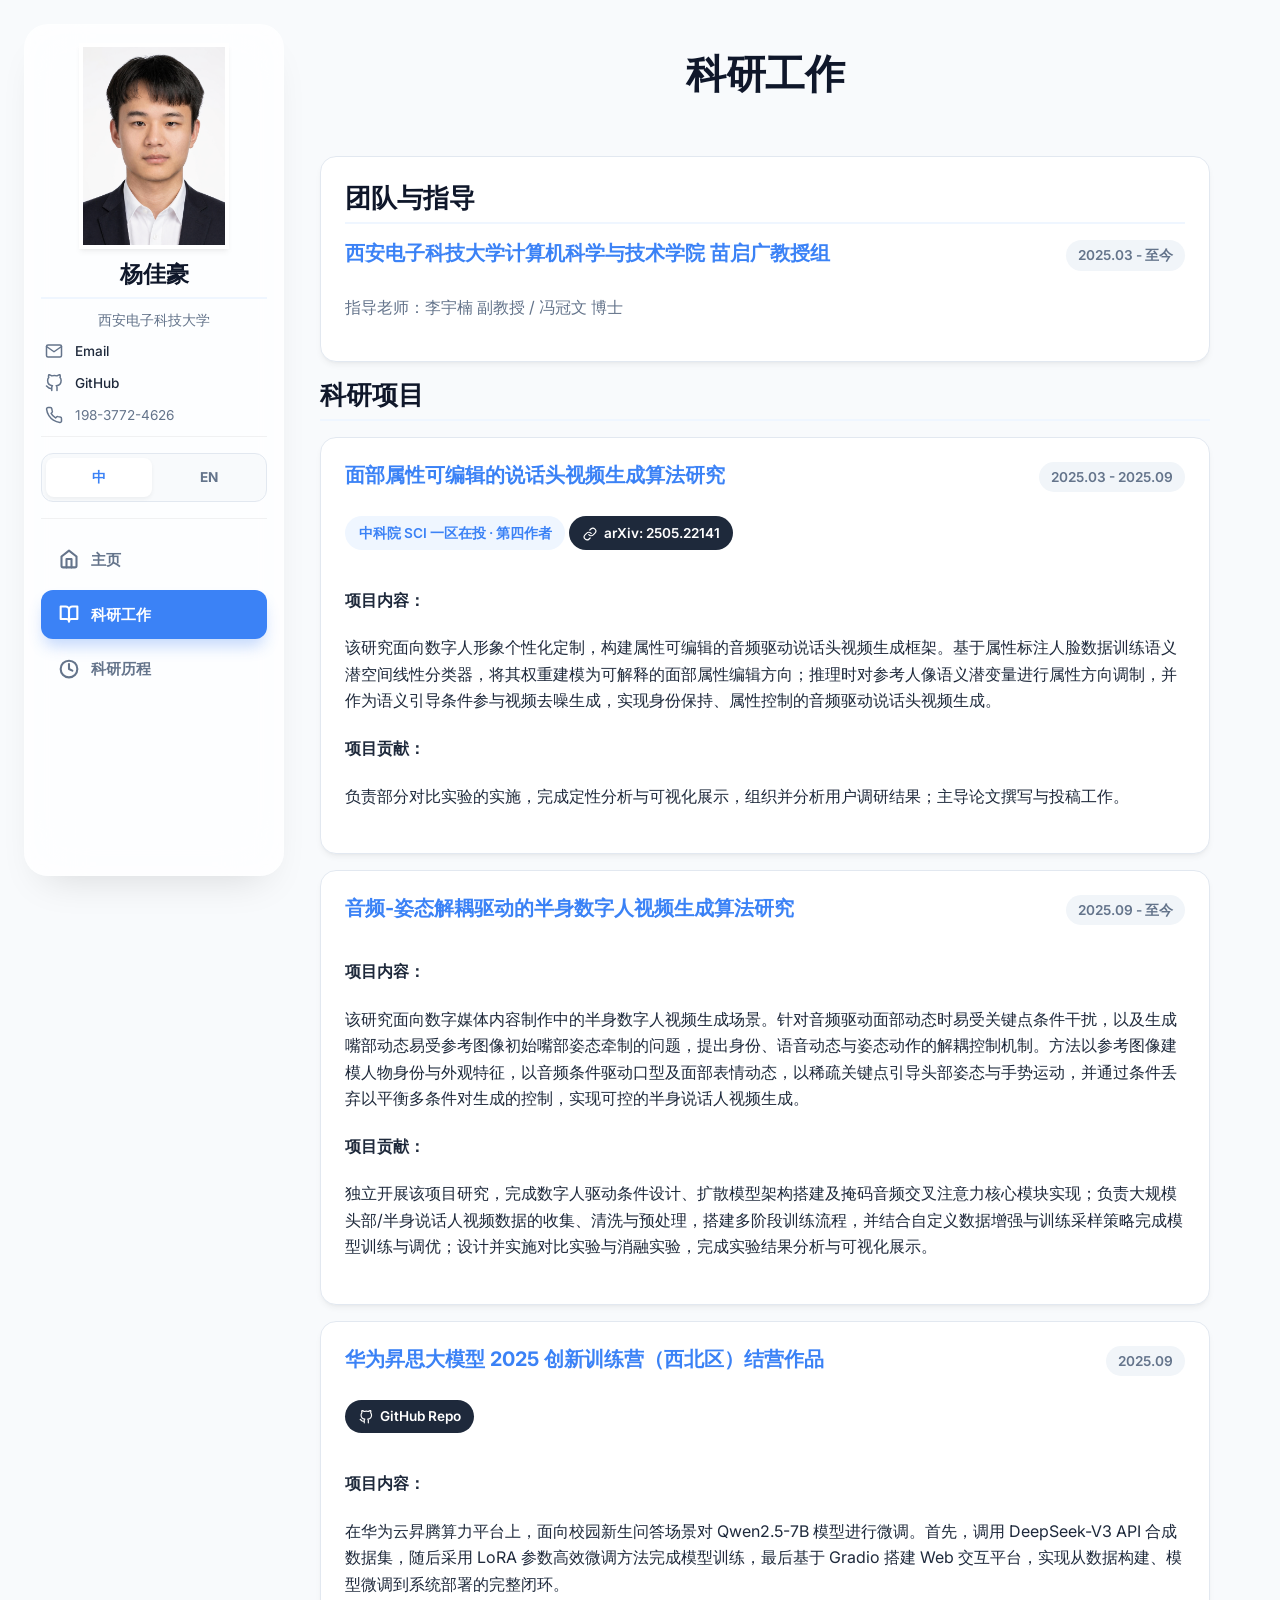
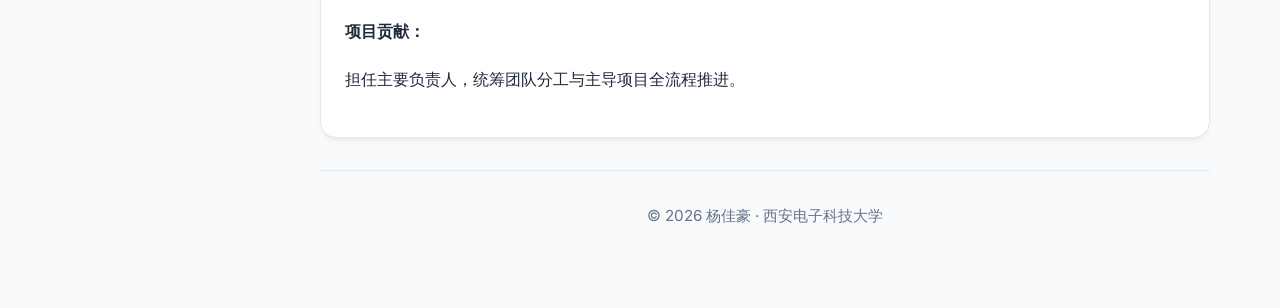
<file: research.html>
<!DOCTYPE html>
<html lang="zh-CN">

<head>
  <meta charset="UTF-8">
  <meta name="viewport" content="width=device-width, initial-scale=1.0">
  <meta name="description" content="杨佳豪的科研经历与研究内容。">
  <title>杨佳豪 | 科研经历</title>
  <link rel="icon" href="assets/images/favicon.ico" type="image/x-icon">
  <!-- Google Fonts -->
  <link rel="preconnect" href="https://fonts.googleapis.com">
  <link rel="preconnect" href="https://fonts.gstatic.com" crossorigin>
  <link href="https://fonts.googleapis.com/css2?family=Inter:wght@400;500;600;700;800&display=swap" rel="stylesheet">
  <link rel="stylesheet" href="assets/css/style.css?v=1.1">
</head>

<body>
  <div class="page">
    <header class="site-header">
      <nav class="navbar" aria-label="主导航">
        <div class="sidebar-profile">
          <div class="sidebar-photo">
            <img src="assets/images/my_photo.png" alt="杨佳豪 (Jiahao Yang)">
          </div>
          <h2 class="sidebar-name">
            <span lang="zh-CN">杨佳豪</span>
            <span lang="en">Jiahao Yang</span>
          </h2>
          <div class="sidebar-title">
            <span lang="zh-CN">西安电子科技大学</span>
            <span lang="en">XIDIAN University</span>
          </div>

          <ul class="sidebar-contact">
            <li>
              <svg viewBox="0 0 24 24" fill="none" stroke="currentColor" stroke-width="2" stroke-linecap="round"
                stroke-linejoin="round">
                <path d="M4 4h16c1.1 0 2 .9 2 2v12c0 1.1-.9 2-2 2H4c-1.1 0-2-.9-2-2V6c0-1.1.9-2 2-2z"></path>
                <polyline points="22,6 12,13 2,6"></polyline>
              </svg>
              <a href="mailto:jhyang2369@stu.xidian.edu.cn">Email</a>
            </li>
            <li>
              <svg viewBox="0 0 24 24" fill="none" stroke="currentColor" stroke-width="2" stroke-linecap="round"
                stroke-linejoin="round">
                <path
                  d="M9 19c-5 1.5-5-2.5-7-3m14 6v-3.87a3.37 3.37 0 0 0-.94-2.61c3.14-.35 6.44-1.54 6.44-7A5.44 5.44 0 0 0 20 4.77 5.07 5.07 0 0 0 19.91 1S18.73.65 16 2.48a13.38 13.38 0 0 0-7 0C6.27.65 5.09 1 5.09 1A5.07 5.07 0 0 0 5 4.77a5.44 5.44 0 0 0-1.5 3.78c0 5.42 3.3 6.61 6.44 7A3.37 3.37 0 0 0 9 18.13V22">
                </path>
              </svg>
              <a href="https://github.com/Seeeeeeeeeeeea" target="_blank">GitHub</a>
            </li>
            <li>
              <svg viewBox="0 0 24 24" fill="none" stroke="currentColor" stroke-width="2" stroke-linecap="round"
                stroke-linejoin="round">
                <path
                  d="M22 16.92v3a2 2 0 0 1-2.18 2 19.79 19.79 0 0 1-8.63-3.07 19.5 19.5 0 0 1-6-6 19.79 19.79 0 0 1-3.07-8.67A2 2 0 0 1 4.11 2h3a2 2 0 0 1 2 1.72 12.81 12.81 0 0 0 .62 2.81 2 2 0 0 1-.45 2.11L8.09 9.91a16 16 0 0 0 6 6l1.27-1.27a2 2 0 0 1 2.11-.45 12.84 12.84 0 0 0 2.81.62A2 2 0 0 1 22 16.92z">
                </path>
              </svg>
              <span>198-3772-4626</span>
            </li>
          </ul>

          <div class="lang-toggle-wrapper">
            <div class="lang-toggle">
              <div class="lang-option active" data-lang="zh-CN">中</div>
              <div class="lang-option" data-lang="en">EN</div>
            </div>
          </div>
        </div>

        <button class="nav-toggle" type="button" aria-expanded="false" aria-controls="primary-menu">
          <span class="sr-only">Toggle menu</span>
          <span class="nav-toggle-line"></span>
          <span class="nav-toggle-line"></span>
          <span class="nav-toggle-line"></span>
        </button>

        <ul class="nav-menu" id="primary-menu">
          <li>
            <a href="index.html">
              <svg viewBox="0 0 24 24" fill="none" stroke="currentColor" stroke-width="2" stroke-linecap="round"
                stroke-linejoin="round">
                <path d="M3 9l9-7 9 7v11a2 2 0 0 1-2 2H5a2 2 0 0 1-2-2z"></path>
                <polyline points="9 22 9 12 15 12 15 22"></polyline>
              </svg>
              <span lang="zh-CN">主页</span><span lang="en">Home</span>
            </a>
          </li>
          <li>
            <a href="research.html" aria-current="page">
              <svg viewBox="0 0 24 24" fill="none" stroke="currentColor" stroke-width="2" stroke-linecap="round"
                stroke-linejoin="round">
                <path d="M2 3h6a4 4 0 0 1 4 4v14a3 3 0 0 0-3-3H2z"></path>
                <path d="M22 3h-6a4 4 0 0 0-4 4v14a3 3 0 0 1 3-3h7z"></path>
              </svg>
              <span lang="zh-CN">科研工作</span><span lang="en">Research</span>
            </a>
          </li>
          <li>
            <a href="journey.html">
              <svg viewBox="0 0 24 24" fill="none" stroke="currentColor" stroke-width="2" stroke-linecap="round"
                stroke-linejoin="round">
                <circle cx="12" cy="12" r="10"></circle>
                <polyline points="12 6 12 12 16 14"></polyline>
              </svg>
              <span lang="zh-CN">科研历程</span><span lang="en">Journey</span>
            </a>
          </li>
        </ul>
      </nav>
    </header>

    <main>
      <section class="page-title">
        <h1 lang="zh-CN">科研工作</h1>
        <h1 lang="en">Research Work</h1>
      </section>

      <section class="section card">
        <h2 lang="zh-CN">团队与指导</h2>
        <h2 lang="en">Team & Supervision</h2>
        <div class="entry">
          <div class="entry-head">
            <h3 lang="zh-CN">西安电子科技大学计算机科学与技术学院 苗启广教授组</h3>
            <h3 lang="en">Prof. Qiguang Miao's Group, XIDIAN University</h3>
            <span class="date">
              <span lang="zh-CN">2025.03 - 至今</span>
              <span lang="en">2025.03 - Present</span>
            </span>
          </div>
          <p class="instructor" style="color: var(--color-muted);">
            <span lang="zh-CN">指导老师：李宇楠 副教授 / 冯冠文 博士</span>
            <span lang="en">Supervisors: Assoc. Prof. Yunan Li / Dr. Guanwen Feng</span>
          </p>
        </div>
      </section>

      <section class="section">
        <h2 lang="zh-CN">科研项目</h2>
        <h2 lang="en">Research Projects</h2>

        <!-- Project 1: FaceEditTalker -->
        <article class="entry card hover-card">
          <div class="entry-head">
            <h3 lang="zh-CN">面部属性可编辑的说话头视频生成算法研究</h3>
            <h3 lang="en">Attribute-Editable Talking Head Video Generation</h3>
            <span class="date">2025.03 - 2025.09</span>
          </div>
          <div class="project-tags">
            <span class="badge" lang="zh-CN">中科院 SCI 一区在投 · 第四作者</span>
            <span class="badge" lang="en">Under Review (CAS Tier 1) · 4th Author</span>
            <a href="https://arxiv.org/abs/2505.22141" target="_blank" class="badge"
              style="background: var(--color-text); color: #fff;">
              <svg viewBox="0 0 24 24" fill="none" stroke="currentColor" stroke-width="2" stroke-linecap="round"
                stroke-linejoin="round" style="width: 14px; height: 14px; margin-right: 4px;">
                <path d="M10 13a5 5 0 0 0 7.54.54l3-3a5 5 0 0 0-7.07-7.07l-1.72 1.71"></path>
                <path d="M14 11a5 5 0 0 0-7.54-.54l-3 3a5 5 0 0 0 7.07 7.07l1.71-1.71"></path>
              </svg>
              arXiv: 2505.22141
            </a>
          </div>

          <div class="project-content">
            <h4 lang="zh-CN">项目内容：</h4>
            <h4 lang="en">Description:</h4>
            <p class="desc" lang="zh-CN">
              该研究面向数字人形象个性化定制，构建属性可编辑的音频驱动说话头视频生成框架。基于属性标注人脸数据训练语义潜空间线性分类器，将其权重建模为可解释的面部属性编辑方向；推理时对参考人像语义潜变量进行属性方向调制，并作为语义引导条件参与视频去噪生成，实现身份保持、属性控制的音频驱动说话头视频生成。
            </p>
            <p class="desc" lang="en">This research focuses on personalized digital human customization by building an
              attribute-editable audio-driven talking head video generation framework. It trains semantic latent space
              linear classifiers on attribute-labeled face data, modeling weights as interpretable directions for facial
              attribute editing. During inference, semantic latent variables of reference images are modulated along
              these directions to guide the denoising process, achieving identity-preserving and attribute-controlled
              generation.</p>

            <h4 lang="zh-CN">项目贡献：</h4>
            <h4 lang="en">Key Contributions:</h4>
            <p class="desc" lang="zh-CN">负责部分对比实验的实施，完成定性分析与可视化展示，组织并分析用户调研结果；主导论文撰写与投稿工作。</p>
            <p class="desc" lang="en">Conducted comparative experiments, qualitative analysis, and visualization.
              Organized and analyzed user study results. Led the paper writing and submission process.</p>
          </div>
        </article>

        <!-- Project 2: Audio-Pose Decoupled -->
        <article class="entry card hover-card">
          <div class="entry-head">
            <h3 lang="zh-CN">音频-姿态解耦驱动的半身数字人视频生成算法研究</h3>
            <h3 lang="en">Audio-Pose Decoupled Half-Body Digital Human Video Generation</h3>
            <span class="date">
              <span lang="zh-CN">2025.09 - 至今</span>
              <span lang="en">2025.09 - Present</span>
            </span>
          </div>

          <div class="project-content">
            <h4 lang="zh-CN">项目内容：</h4>
            <h4 lang="en">Description:</h4>
            <p class="desc" lang="zh-CN">
              该研究面向数字媒体内容制作中的半身数字人视频生成场景。针对音频驱动面部动态时易受关键点条件干扰，以及生成嘴部动态易受参考图像初始嘴部姿态牵制的问题，提出身份、语音动态与姿态动作的解耦控制机制。方法以参考图像建模人物身份与外观特征，以音频条件驱动口型及面部表情动态，以稀疏关键点引导头部姿态与手势运动，并通过条件丢弃以平衡多条件对生成的控制，实现可控的半身说话人视频生成。
            </p>
            <p class="desc" lang="en">Targeting media production, this project addresses interference between
              audio-driven facial dynamics and keypoint conditions, as well as the initial mouth pose bias. It proposes
              a decoupling mechanism for identity, speech dynamics, and pose. The method models identity from reference
              images, drives expressions/mouth dynamics via audio, and guides head pose/gestures via sparse keypoints,
              employing condition dropout to balance multi-modal control signals.</p>

            <h4 lang="zh-CN">项目贡献：</h4>
            <h4 lang="en">Key Contributions:</h4>
            <p class="desc" lang="zh-CN">
              独立开展该项目研究，完成数字人驱动条件设计、扩散模型架构搭建及掩码音频交叉注意力核心模块实现；负责大规模头部/半身说话人视频数据的收集、清洗与预处理，搭建多阶段训练流程，并结合自定义数据增强与训练采样策略完成模型训练与调优；设计并实施对比实验与消融实验，完成实验结果分析与可视化展示。
            </p>
            <p class="desc" lang="en">Independent lead researcher. Designed driving conditions, built the diffusion
              architecture, and implemented the masked audio cross-attention module. Managed large-scale dataset
              collection and preprocessing. Established multi-stage training pipelines with custom data augmentation.
              Designed and conducted comprehensive comparative and ablation experiments.</p>
          </div>
        </article>

        <!-- Project 3: Huawei MindSpore -->
        <article class="entry card hover-card">
          <div class="entry-head">
            <h3 lang="zh-CN">华为昇思大模型 2025 创新训练营（西北区）结营作品</h3>
            <h3 lang="en">Huawei MindSpore LLM Innovation Camp 2025 (Northwest)</h3>
            <span class="date">2025.09</span>
          </div>
          <div class="project-tags">
            <a href="https://github.com/Seeeeeeeeeeeea/XD-Freshman-Assistant-based-on-MindSpore" target="_blank"
              class="badge" style="background: var(--color-text); color: #fff;">
              <svg viewBox="0 0 24 24" fill="none" stroke="currentColor" stroke-width="2" stroke-linecap="round"
                stroke-linejoin="round" style="width: 14px; height: 14px; margin-right: 4px;">
                <path
                  d="M9 19c-5 1.5-5-2.5-7-3m14 6v-3.87a3.37 3.37 0 0 0-.94-2.61c3.14-.35 6.44-1.54 6.44-7A5.44 5.44 0 0 0 20 4.77 5.07 5.07 0 0 0 19.91 1S18.73.65 16 2.48a13.38 13.38 0 0 0-7 0C6.27.65 5.09 1 5.09 1A5.07 5.07 0 0 0 5 4.77a5.44 5.44 0 0 0-1.5 3.78c0 5.42 3.3 6.61 6.44 7A3.37 3.37 0 0 0 9 18.13V22">
                </path>
              </svg>
              GitHub Repo
            </a>
          </div>

          <div class="project-content">
            <h4 lang="zh-CN">项目内容：</h4>
            <h4 lang="en">Description:</h4>
            <p class="desc" lang="zh-CN">在华为云昇腾算力平台上，面向校园新生问答场景对 Qwen2.5-7B 模型进行微调。首先，调用 DeepSeek-V3 API 合成数据集，随后采用 LoRA
              参数高效微调方法完成模型训练，最后基于 Gradio 搭建 Web 交互平台，实现从数据构建、模型微调到系统部署的完整闭环。</p>
            <p class="desc" lang="en">Fine-tuned Qwen2.5-7B on Huawei Ascend platform for campus Q&A. Synthesized
              datasets via DeepSeek-V3 API, employed LoRA for efficient fine-tuning, and built a Gradio web interface.
              Achieved a complete pipeline from data synthesis to system deployment.</p>

            <h4 lang="zh-CN">项目贡献：</h4>
            <h4 lang="en">Key Contributions:</h4>
            <p class="desc" lang="zh-CN">担任主要负责人，统筹团队分工与主导项目全流程推进。</p>
            <p class="desc" lang="en">Project Leader. Coordinated team division and led the full lifecycle of the
              project.</p>
          </div>
        </article>
      </section>
    </main>

    <footer class="site-footer">
      <p>&copy; <span id="current-year">2026</span> 
        <span lang="zh-CN">杨佳豪 · 西安电子科技大学</span>
        <span lang="en">Jiahao Yang · XIDIAN University</span>
      </p>
    </footer>
  </div>

  <script src="assets/js/main.js"></script>
</body>

</html>
</file>
<file: assets/css/style.css>
:root {
  --color-bg: #f8fafc;
  --color-paper: #ffffff;
  --color-text: #1e293b;
  --color-muted: #64748b;
  --color-border: #e2e8f0;
  --color-link: #2563eb;
  --color-link-hover: #1d4ed8;
  --color-soft: #f1f5f9;
  --color-accent: #3b82f6;
  --color-accent-light: #eff6ff;
  --font-sans: "Inter", -apple-system, BlinkMacSystemFont, "Segoe UI", "PingFang SC", "Microsoft YaHei", sans-serif;
  --container-width: 1400px;
  --radius: 16px;
  --radius-sm: 8px;
  --shadow: 0 4px 6px -1px rgb(0 0 0 / 0.05), 0 2px 4px -2px rgb(0 0 0 / 0.05);
  --shadow-hover: 0 10px 15px -3px rgb(0 0 0 / 0.1), 0 4px 6px -4px rgb(0 0 0 / 0.1);
  --transition: all 0.3s cubic-bezier(0.4, 0, 0.2, 1);
}

/* Language Switching */
[lang="en"], [lang="en-US"] { display: none !important; }
body.lang-en [lang="en"], body.lang-en [lang="en-US"] { display: block !important; }
body.lang-en span[lang="en"], 
body.lang-en a[lang="en"], 
body.lang-en strong[lang="en"], 
body.lang-en em[lang="en"], 
body.lang-en time[lang="en"] { display: inline-block !important; }
body.lang-en [lang="zh-CN"] { display: none !important; }

/* Global SVG defaults */
svg {
  width: 1.25rem;
  height: 1.25rem;
  vertical-align: middle;
  flex-shrink: 0;
  stroke-width: 2;
}

.lang-toggle-wrapper {
  width: 100%;
  margin-top: auto;
  padding-top: 1rem;
  border-top: 1px solid rgba(0, 0, 0, 0.05);
}

.lang-toggle {
  display: flex;
  background: var(--color-bg);
  padding: 4px;
  border-radius: 12px;
  gap: 4px;
  cursor: pointer;
  border: 1px solid var(--color-border);
}

.lang-option {
  flex: 1;
  padding: 8px 12px;
  border-radius: 8px;
  font-size: 0.85rem;
  font-weight: 700;
  text-align: center;
  transition: var(--transition);
  color: var(--color-muted);
  min-width: 45px;
}

.lang-option.active {
  background: var(--color-paper);
  color: var(--color-accent);
  box-shadow: 0 2px 4px rgba(0, 0, 0, 0.05);
}

* {
  box-sizing: border-box;
}

html {
  scroll-behavior: smooth;
}

body {
  margin: 0;
  background: var(--color-bg);
  color: var(--color-text);
  font-family: var(--font-sans);
  font-size: 16px;
  line-height: 1.65;
}

a {
  color: var(--color-link);
  text-decoration: none;
  transition: var(--transition);
}

a:hover {
  color: var(--color-link-hover);
}

h1, h2, h3 {
  margin: 0;
  line-height: 1.3;
  font-weight: 700;
  color: #0f172a;
}

h1 { font-size: 2.25rem; letter-spacing: -0.02em; }
h2 { font-size: 1.6rem; margin-bottom: 1rem; border-bottom: 2px solid var(--color-accent-light); padding-bottom: 0.5rem; display: inline-block; width: 100%; }
h3 { font-size: 1.25rem; color: var(--color-accent); margin-bottom: 1rem; }

p { margin: 0 0 1rem; }

ul, dl, figure { margin: 0; padding: 0; }

img {
  display: block;
  max-width: 100%;
}

.page {
  margin-left: 280px;
  width: calc(100% - 310px);
  max-width: var(--container-width);
  padding: 2rem 2.5rem 4rem;
}

.sr-only {
  position: absolute;
  width: 1px;
  height: 1px;
  padding: 0;
  margin: -1px;
  overflow: hidden;
  clip: rect(0, 0, 0, 0);
  border: 0;
}

/* Card Style */
.card {
  background: var(--color-paper);
  border: 1px solid var(--color-border);
  border-radius: var(--radius);
  padding: 1.5rem;
  box-shadow: var(--shadow);
  margin-bottom: 1rem;
  transition: var(--transition);
  animation: fadeIn 0.6s ease-out both;
}

@keyframes fadeIn {
  from { opacity: 0; transform: translateY(10px); }
  to { opacity: 1; transform: translateY(0); }
}

.hover-card:hover {
  transform: translateY(-2px);
  box-shadow: var(--shadow-hover);
  border-color: #cbd5e1;
}

/* Sidebar Layout & Header */
.site-header {
  position: fixed;
  left: 1.5rem;
  top: 1.5rem;
  bottom: 1.5rem;
  width: 260px;
  z-index: 100;
  transition: var(--transition);
}

.navbar {
  display: flex;
  flex-direction: column;
  height: 100%;
  padding: 1.1rem 1rem;
  background: rgba(255, 255, 255, 0.75);
  backdrop-filter: blur(30px) saturate(180%);
  -webkit-backdrop-filter: blur(30px) saturate(180%);
  border-radius: 24px;
  border: 1px solid rgba(255, 255, 255, 0.4);
  box-shadow: 
    0 20px 40px -20px rgba(0, 0, 0, 0.15),
    inset 0 0 30px rgba(255, 255, 255, 0.5);
  align-items: stretch;
  justify-content: flex-start;
  overflow-y: auto;
  scrollbar-width: none;
  -ms-overflow-style: none;
  gap: 1rem;
}

.navbar::-webkit-scrollbar {
  display: none; /* Hide for Chrome/Safari */
}

/* Sidebar Profile */
.sidebar-profile {
  text-align: center;
  width: 100%;
  margin-bottom: 0;
  padding-bottom: 1rem;
  border-bottom: 1px solid rgba(0, 0, 0, 0.05);
  display: flex;
  flex-direction: column;
  gap: 0.65rem;
}

.sidebar-photo {
  width: 150px;
  height: 206px;
  margin: 0 auto;
  border-radius: 0;
  border: 4px solid #fff;
  box-shadow: var(--shadow);
  overflow: hidden;
  transition: var(--transition);
  flex-shrink: 0;
}

.sidebar-photo img {
  width: 100%;
  height: 100%;
  object-fit: cover;
  display: block;
}

.sidebar-photo:hover {
  transform: scale(1.05);
  box-shadow: var(--shadow-hover);
}

.sidebar-name {
  font-size: 1.45rem;
  font-weight: 800;
  color: #0f172a;
  margin: 0;
}

.sidebar-title {
  font-size: 0.88rem;
  color: var(--color-muted);
  font-weight: 500;
  line-height: 1.4;
  margin: 0;
}

.sidebar-contact {
  display: flex;
  flex-direction: column;
  gap: 0.6rem;
  list-style: none;
  text-align: left;
  padding: 0 0.25rem;
}

.sidebar-contact li {
  display: flex;
  align-items: center;
  gap: 0.75rem;
  font-size: 0.85rem;
  color: var(--color-muted);
}

.sidebar-contact svg {
  width: 18px;
  height: 18px;
  stroke: var(--color-muted);
}

.sidebar-contact a {
  color: var(--color-text);
  font-weight: 500;
  word-break: break-word;
}

.sidebar-contact a:hover {
  color: var(--color-accent);
}

.nav-menu {
  display: flex;
  flex-direction: column;
  gap: 0.35rem;
  list-style: none;
  width: 100%;
}

.nav-menu li {
  width: 100%;
}

.nav-menu a {
  display: flex;
  align-items: center;
  gap: 0.75rem;
  color: var(--color-muted);
  font-weight: 600;
  padding: 0.75rem 1.15rem;
  border-radius: 12px;
  font-size: 0.95rem;
  transition: var(--transition);
}

.nav-menu a svg {
  width: 20px;
  height: 20px;
  stroke-width: 2.5;
}

.nav-menu a:hover,
.nav-menu a[aria-current="page"] {
  background: var(--color-accent);
  color: #fff;
  box-shadow: 0 10px 15px -3px rgba(59, 130, 246, 0.3);
}

.nav-menu a[aria-current="page"] svg {
  stroke: #fff;
}

/* Profile Section */
/* Remove old profile styles */
.profile-header, .profile-title, .profile-desc, .contact-inline, .profile-photo {
  display: none;
}

.contact-inline li {
  display: flex;
  align-items: center;
  gap: 0.5rem;
  color: var(--color-muted);
  font-size: 0.95rem;
}

.contact-inline a {
  color: var(--color-text);
  font-weight: 500;
}

.contact-inline a:hover {
  color: var(--color-accent);
}

.contact-inline svg {
  color: var(--color-muted);
}

.profile-photo {
  flex-shrink: 0;
}

.profile-photo img {
  width: 180px;
  height: auto;
  border-radius: var(--radius-sm);
  border: 4px solid var(--color-paper);
  box-shadow: 0 10px 25px -5px rgba(0, 0, 0, 0.1), 0 8px 10px -6px rgba(0, 0, 0, 0.1);
  transition: var(--transition);
}

.profile-photo img:hover {
  transform: rotate(2deg) scale(1.05);
  box-shadow: 0 20px 25px -5px rgba(0, 0, 0, 0.1), 0 10px 10px -5px rgba(0, 0, 0, 0.04);
}

/* Grids & Layouts */
.grid-layout {
  display: grid;
  grid-template-columns: repeat(auto-fit, minmax(400px, 1fr));
  gap: 1rem;
  align-items: stretch;
  margin-bottom: 1rem;
}

.grid-layout .card {
  margin-bottom: 0; /* Let grid gap handle spacing */
}

.info-list {
  display: flex;
  flex-direction: column;
  gap: 0.85rem;
}

.info-list div {
  display: flex;
  justify-content: space-between;
  padding-bottom: 0.5rem;
  border-bottom: 1px dashed var(--color-border);
}

.info-list div:last-child {
  border-bottom: none;
  padding-bottom: 0;
}

.info-list dt {
  color: var(--color-muted);
  font-weight: 500;
}

.info-list dd {
  font-weight: 600;
  color: var(--color-text);
  text-align: right;
}

/* Education List */
.entry-head {
  display: flex;
  justify-content: space-between;
  align-items: baseline;
  margin-bottom: 0.75rem;
}

.education-line span {
  color: var(--color-muted);
  font-weight: 500;
}

.date {
  font-size: 0.85rem;
  color: var(--color-muted);
  background: var(--color-soft);
  padding: 0.25rem 0.75rem;
  border-radius: 999px;
  font-weight: 600;
}

.metric-list {
  display: grid;
  grid-template-columns: repeat(3, 1fr);
  gap: 1rem;
  margin-top: 1.25rem;
  background: var(--color-soft);
  padding: 1rem;
  border-radius: var(--radius-sm);
}

.metric-list div {
  display: flex;
  flex-direction: column;
  align-items: center;
  text-align: center;
}

.metric-list dt {
  font-size: 0.85rem;
  color: var(--color-muted);
  margin-bottom: 0.35rem;
  font-weight: 500;
}

.metric-list dd {
  font-weight: 700;
  color: var(--color-accent);
  font-size: 1.1rem;
}

/* Tags */
.tag-list {
  display: flex;
  flex-wrap: wrap;
  gap: 0.75rem;
  list-style: none;
}

.course-layout {
  display: grid;
  grid-template-columns: repeat(auto-fill, minmax(240px, 1fr));
  gap: 1rem;
}

.highlight-tags li {
  display: flex;
  align-items: center;
  justify-content: space-between;
  background: var(--color-paper);
  border: 1px solid var(--color-border);
  padding: 0.45rem 0.85rem;
  border-radius: 999px;
  font-weight: 500;
  font-size: 0.95rem;
  box-shadow: 0 1px 2px rgba(0,0,0,0.02);
  transition: var(--transition);
}

.highlight-tags li:hover {
  border-color: #cbd5e1;
  transform: translateY(-1px);
}

.highlight-tags .score {
  margin-left: 0.6rem;
  color: var(--color-accent);
  font-weight: 700;
  background: var(--color-accent-light);
  padding: 0.15rem 0.5rem;
  border-radius: 999px;
  font-size: 0.85rem;
}

/* Icon Lists for Awards */
.icon-list {
  list-style: none;
  display: grid;
  grid-template-columns: 1fr;
  gap: 1rem;
}

.icon-list li {
  display: flex;
  align-items: flex-start;
  position: relative;
  padding-left: 1.75rem;
  color: var(--color-text);
  font-weight: 500;
  line-height: 1.5;
}

.icon-list li::before {
  content: '🏆';
  position: absolute;
  left: 0;
  top: -1px;
  font-size: 1.1rem;
}

/* Research Page Specifics */
.page-title {
  text-align: center;
  margin-bottom: 3.5rem;
  margin-top: 1rem;
}

.page-title h1 {
  font-size: 2.5rem;
  margin-bottom: 1rem;
  letter-spacing: -0.5px;
}

.page-title p {
  font-size: 1.15rem;
  color: var(--color-muted);
  max-width: 650px;
  margin: 0 auto;
  line-height: 1.7;
}

.research-grid {
  display: grid;
  grid-template-columns: repeat(3, 1fr);
  gap: 1.5rem;
}

.research-item {
  background: var(--color-bg);
  padding: 1.75rem;
  border-radius: var(--radius-sm);
  text-align: center;
  border: 1px solid var(--color-border);
  transition: var(--transition);
}

.research-item:hover {
  background: var(--color-paper);
  box-shadow: var(--shadow);
  border-color: transparent;
}

.research-item .icon-box {
  font-size: 2.5rem;
  margin-bottom: 1.25rem;
}

.research-item h3 {
  margin-bottom: 0.75rem;
  font-size: 1.1rem;
}

.research-item p {
  color: var(--color-muted);
  font-size: 0.95rem;
  margin: 0;
}

.badge {
  display: inline-block;
  background: var(--color-accent-light);
  color: var(--color-accent);
  padding: 0.35rem 0.85rem;
  border-radius: 999px;
  font-size: 0.85rem;
  font-weight: 600;
  margin-bottom: 1rem;
}

.desc {
  color: var(--color-text);
  margin-bottom: 1.25rem;
  font-size: 1rem;
}

.contribution {
  background: var(--color-bg);
  padding: 1.25rem;
  border-radius: var(--radius-sm);
  font-size: 0.95rem;
  line-height: 1.6;
}

/* Journey Layout */
.journey-container {
  display: flex;
  flex-direction: column;
  gap: 2.5rem;
}

.timeline {
  position: relative;
  padding-left: 2rem;
}

.timeline::before {
  content: '';
  position: absolute;
  left: 0;
  top: 0;
  bottom: 0;
  width: 2px;
  background: linear-gradient(to bottom, var(--color-accent-light) 0%, var(--color-border) 50%, transparent 100%);
}

.timeline-item {
  position: relative;
  margin-bottom: 2.5rem;
}

.timeline-item:last-child {
  margin-bottom: 0;
}

.timeline-marker {
  position: absolute;
  left: -2.35rem;
  top: 1.5rem;
  width: 14px;
  height: 14px;
  border-radius: 50%;
  background: var(--color-accent);
  border: 3px solid var(--color-paper);
  box-shadow: 0 0 0 3px var(--color-accent-light);
  z-index: 2;
  transition: all 0.3s cubic-bezier(0.4, 0, 0.2, 1);
}

.timeline-item:hover .timeline-marker {
  background: var(--color-paper);
  border-color: var(--color-accent);
  box-shadow: 0 0 0 4px var(--color-accent-light), 0 0 12px rgba(59, 130, 246, 0.4);
  transform: scale(1.2);
}

.timeline-content {
  padding: 1.5rem;
  position: relative;
}

.timeline-content::before {
  content: '';
  position: absolute;
  left: -0.5rem;
  top: 1.5rem;
  width: 1rem;
  height: 1rem;
  background: var(--color-paper);
  border-left: 1px solid var(--color-border);
  border-bottom: 1px solid var(--color-border);
  transform: rotate(45deg);
  transition: var(--transition);
  z-index: 1;
}

.timeline-item:hover .timeline-content::before {
  border-color: #cbd5e1;
}

.timeline-content time {
  display: inline-flex;
  align-items: center;
  gap: 0.5rem;
  font-weight: 600;
  color: var(--color-accent);
  margin-bottom: 0.75rem;
  font-size: 0.85rem;
  text-transform: uppercase;
  letter-spacing: 0.5px;
  background: var(--color-accent-light);
  padding: 0.25rem 0.75rem;
  border-radius: 999px;
}

.reflection-content {
  position: relative;
  padding: 1.5rem;
  background: var(--color-soft);
  border-radius: var(--radius-sm);
  margin-top: 1rem;
}

.reflection-content::before {
  content: '“';
  position: absolute;
  left: 0.5rem;
  top: -1rem;
  font-size: 4rem;
  color: var(--color-border);
  font-family: Georgia, serif;
  line-height: 1;
  opacity: 0.5;
}

.research-card-header {
  display: flex;
  align-items: center;
  gap: 0.75rem;
  margin-bottom: 1rem;
}

.research-card-header h3 {
  margin-bottom: 0;
}

.research-card-header svg {
  width: 1.5rem;
  height: 1.5rem;
  color: var(--color-accent);
}

.timeline-content h3 {
  margin-bottom: 0.75rem;
}

.bg-accent {
  background: #0f172a;
  color: var(--color-paper);
  border: none;
}

.bg-accent h3 {
  color: var(--color-paper);
  border-bottom: 1px solid rgba(255, 255, 255, 0.1);
  padding-bottom: 1rem;
  margin-bottom: 1.25rem;
}

.skills-list {
  list-style: none;
  display: flex;
  flex-direction: column;
  gap: 1.25rem;
}

.skills-list li {
  display: flex;
  flex-direction: column;
}

.skills-list strong {
  color: #60a5fa; /* light blue */
  margin-bottom: 0.35rem;
  font-size: 1.05rem;
}

.skills-list span {
  font-size: 0.95rem;
  color: #94a3b8; /* slate-400 */
  line-height: 1.5;
}

.site-footer {
  text-align: center;
  color: var(--color-muted);
  border-top: 1px solid var(--color-border);
  padding-top: 2rem;
  margin-top: 2rem;
  font-size: 0.95rem;
}

/* Responsive */
.nav-toggle {
  display: none;
  background: none;
  border: none;
  cursor: pointer;
  padding: 0.5rem;
  z-index: 60;
}

.nav-toggle-line {
  display: block;
  width: 24px;
  height: 2px;
  background: var(--color-text);
  margin: 5px 0;
  transition: var(--transition);
  border-radius: 2px;
}

@media (max-width: 1024px) {
  .site-header {
    position: relative;
    top: 0;
    left: 0;
    right: 0;
    width: 100%;
    height: auto;
    margin-bottom: 1.5rem;
  }

  .navbar {
    flex-direction: column;
    padding: 1.5rem;
    border-radius: 24px;
    height: auto;
    box-shadow: var(--shadow);
  }

  .sidebar-profile {
    margin-bottom: 1rem;
    padding-bottom: 1rem;
  }

  .sidebar-photo {
    width: 120px;
    height: 165px;
  }

  .nav-toggle {
    display: inline-flex;
    flex-direction: column;
    align-items: center;
    align-self: center;
    margin-bottom: 1rem;
  }

  .nav-menu {
    display: none;
    width: 100%;
  }

  .nav-menu.is-open {
    display: flex;
  }

  .page {
    margin: 0 auto;
    width: 100%;
    padding: 1.5rem;
  }
}

@media (max-width: 900px) {
  .journey-container, .grid-layout, .research-grid {
    grid-template-columns: 1fr;
  }
  .course-layout {
    grid-template-columns: repeat(2, 1fr);
  }
}

@media (max-width: 600px) {
  h1 { font-size: 1.8rem; }
  h2 { font-size: 1.4rem; }
  body { font-size: 15px; }
  
  .course-layout {
    grid-template-columns: 1fr;
  }
  .metric-list {
    grid-template-columns: 1fr;
    gap: 0.75rem;
  }
  ul.highlight-tags {
    grid-template-columns: 1fr !important;
  }
  .page {
    padding: 1rem;
  }
  .card {
    padding: 1.25rem;
  }
  .sidebar-photo {
    width: 100px;
    height: 137px;
  }
  .timeline-marker {
    left: -2.25rem;
  }
}
</file>
